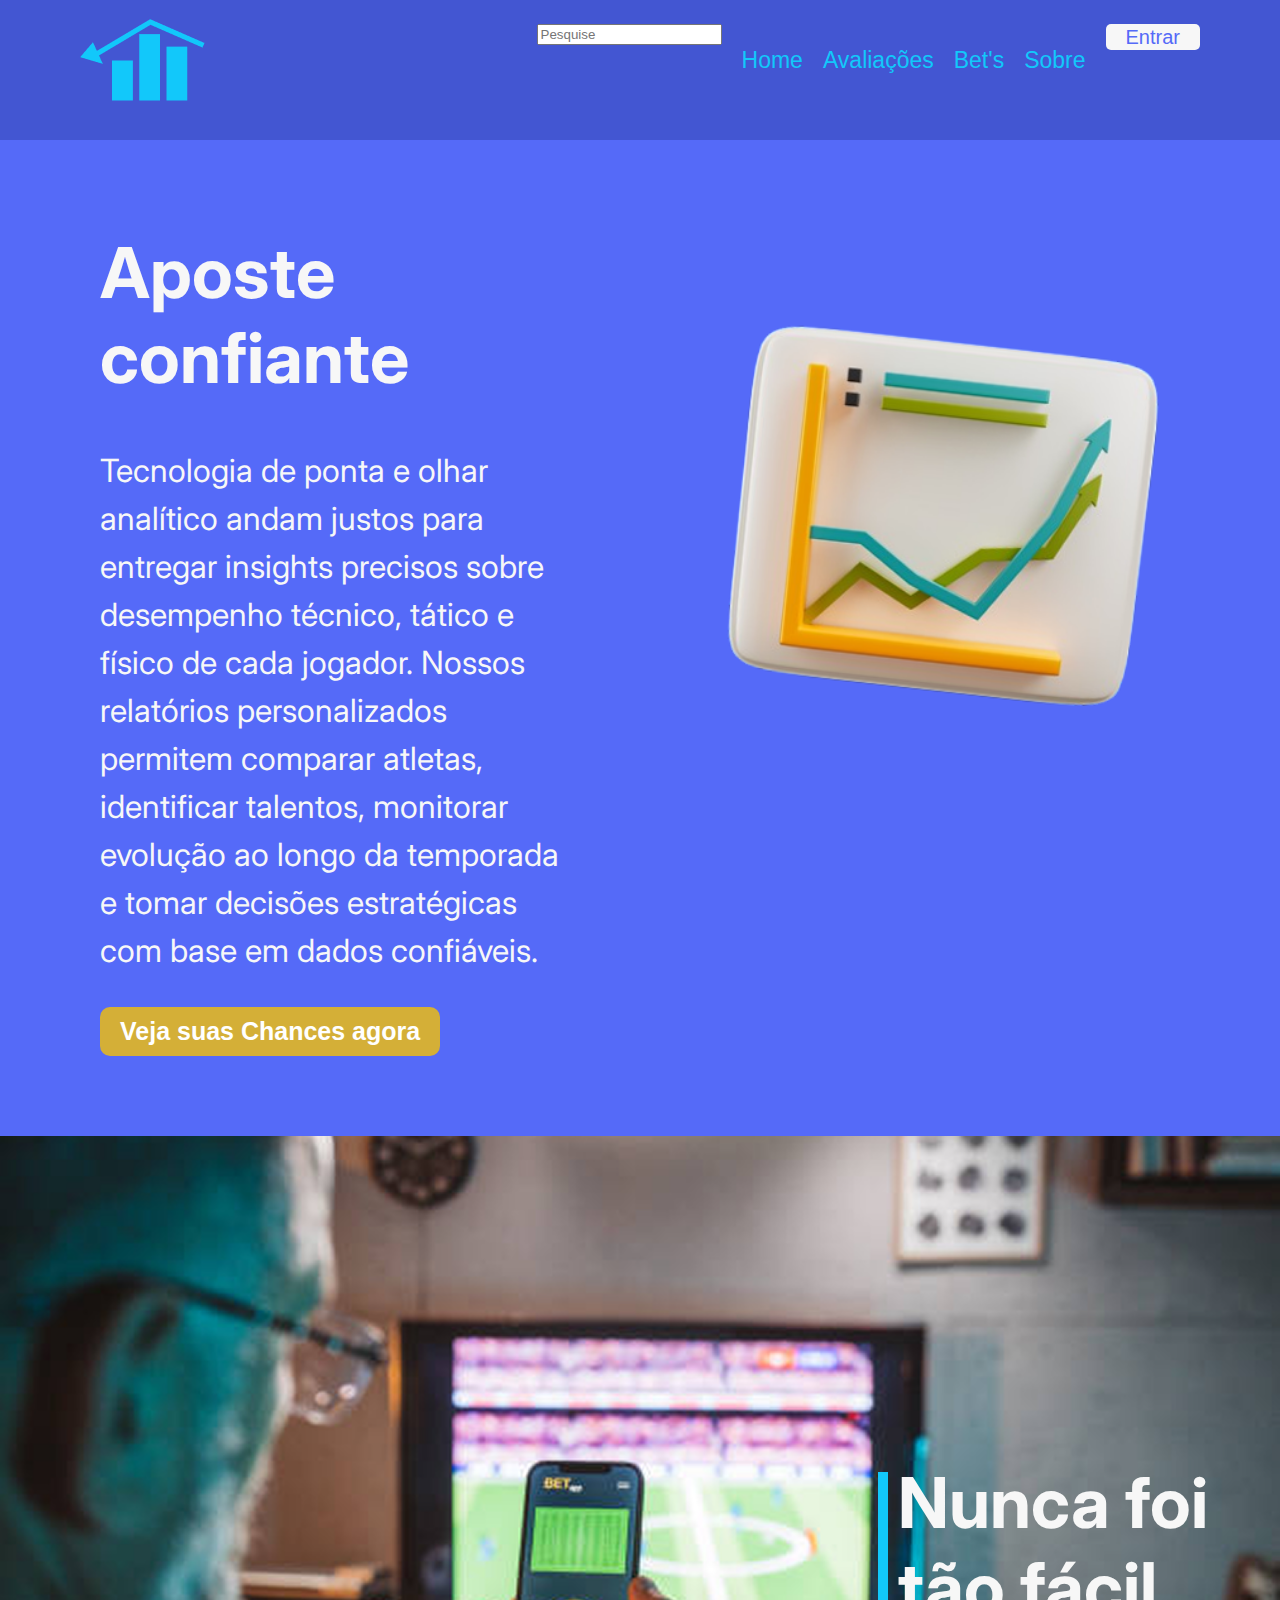
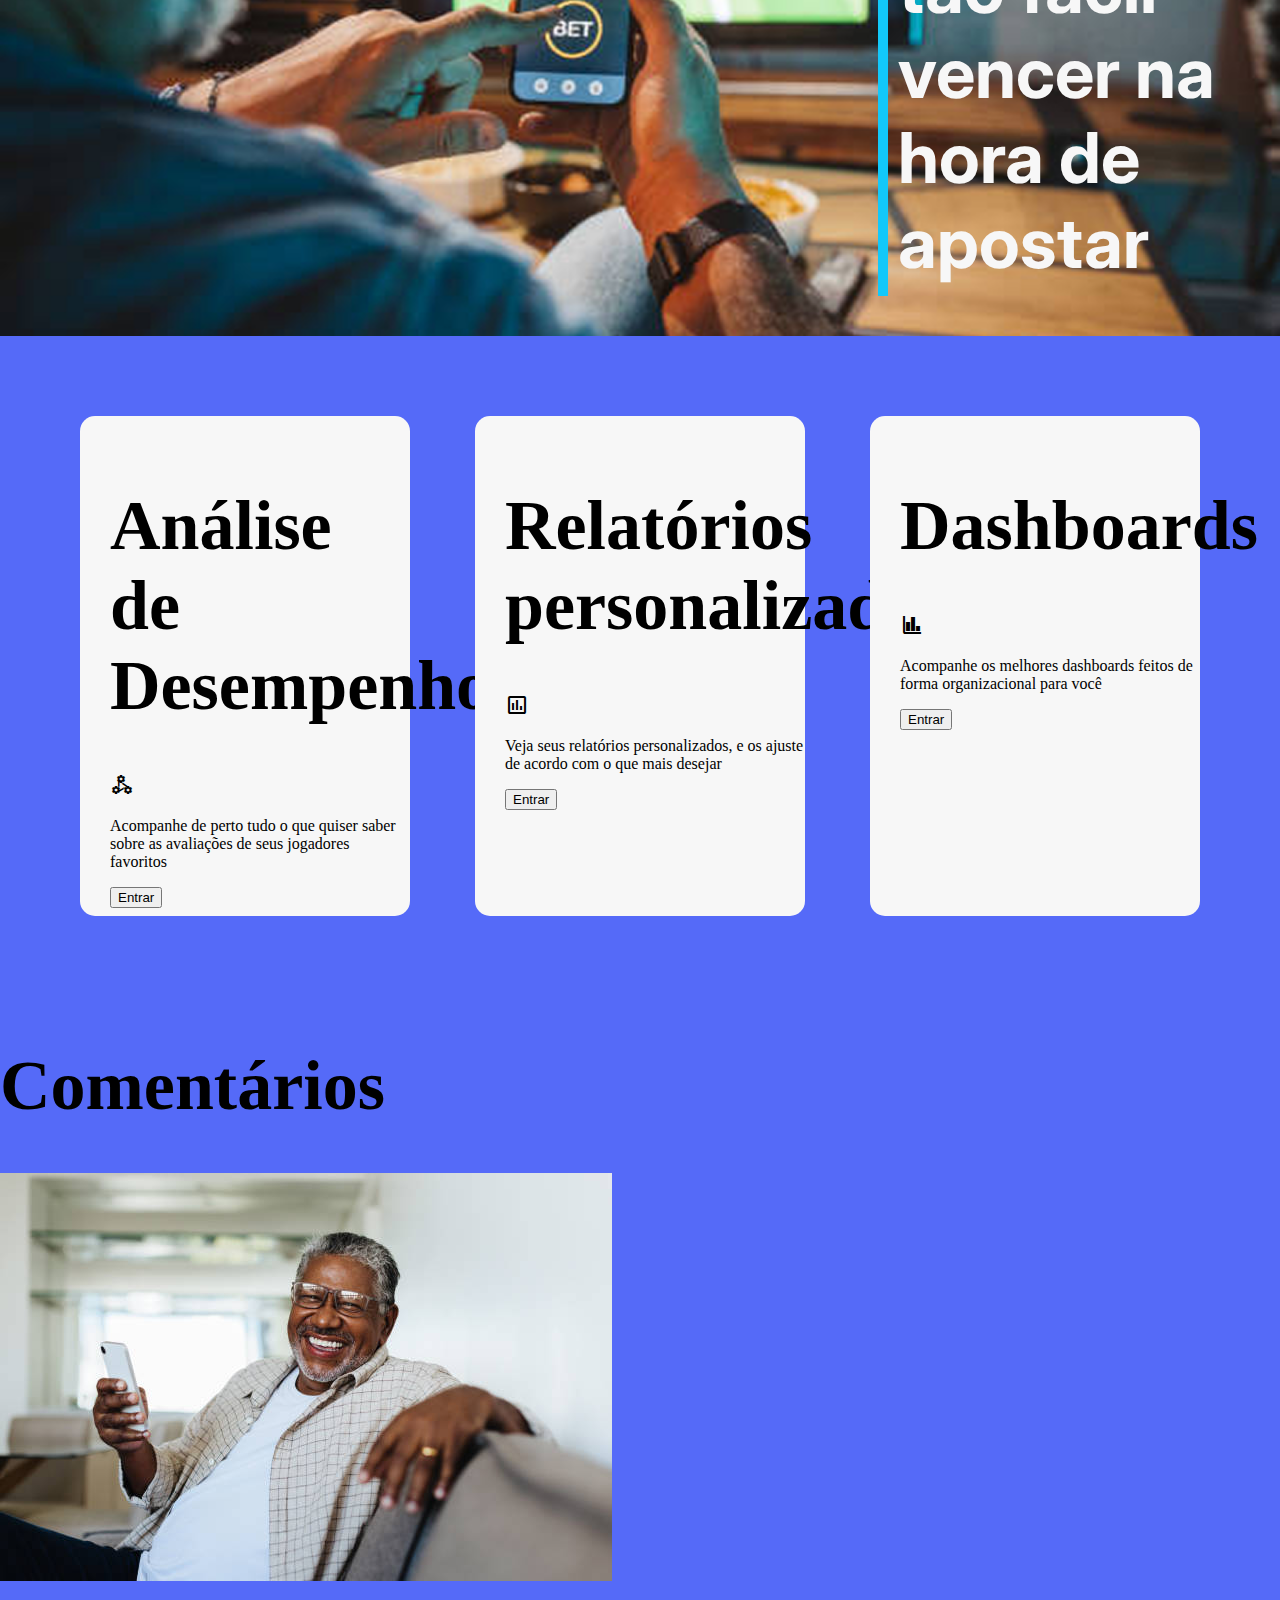
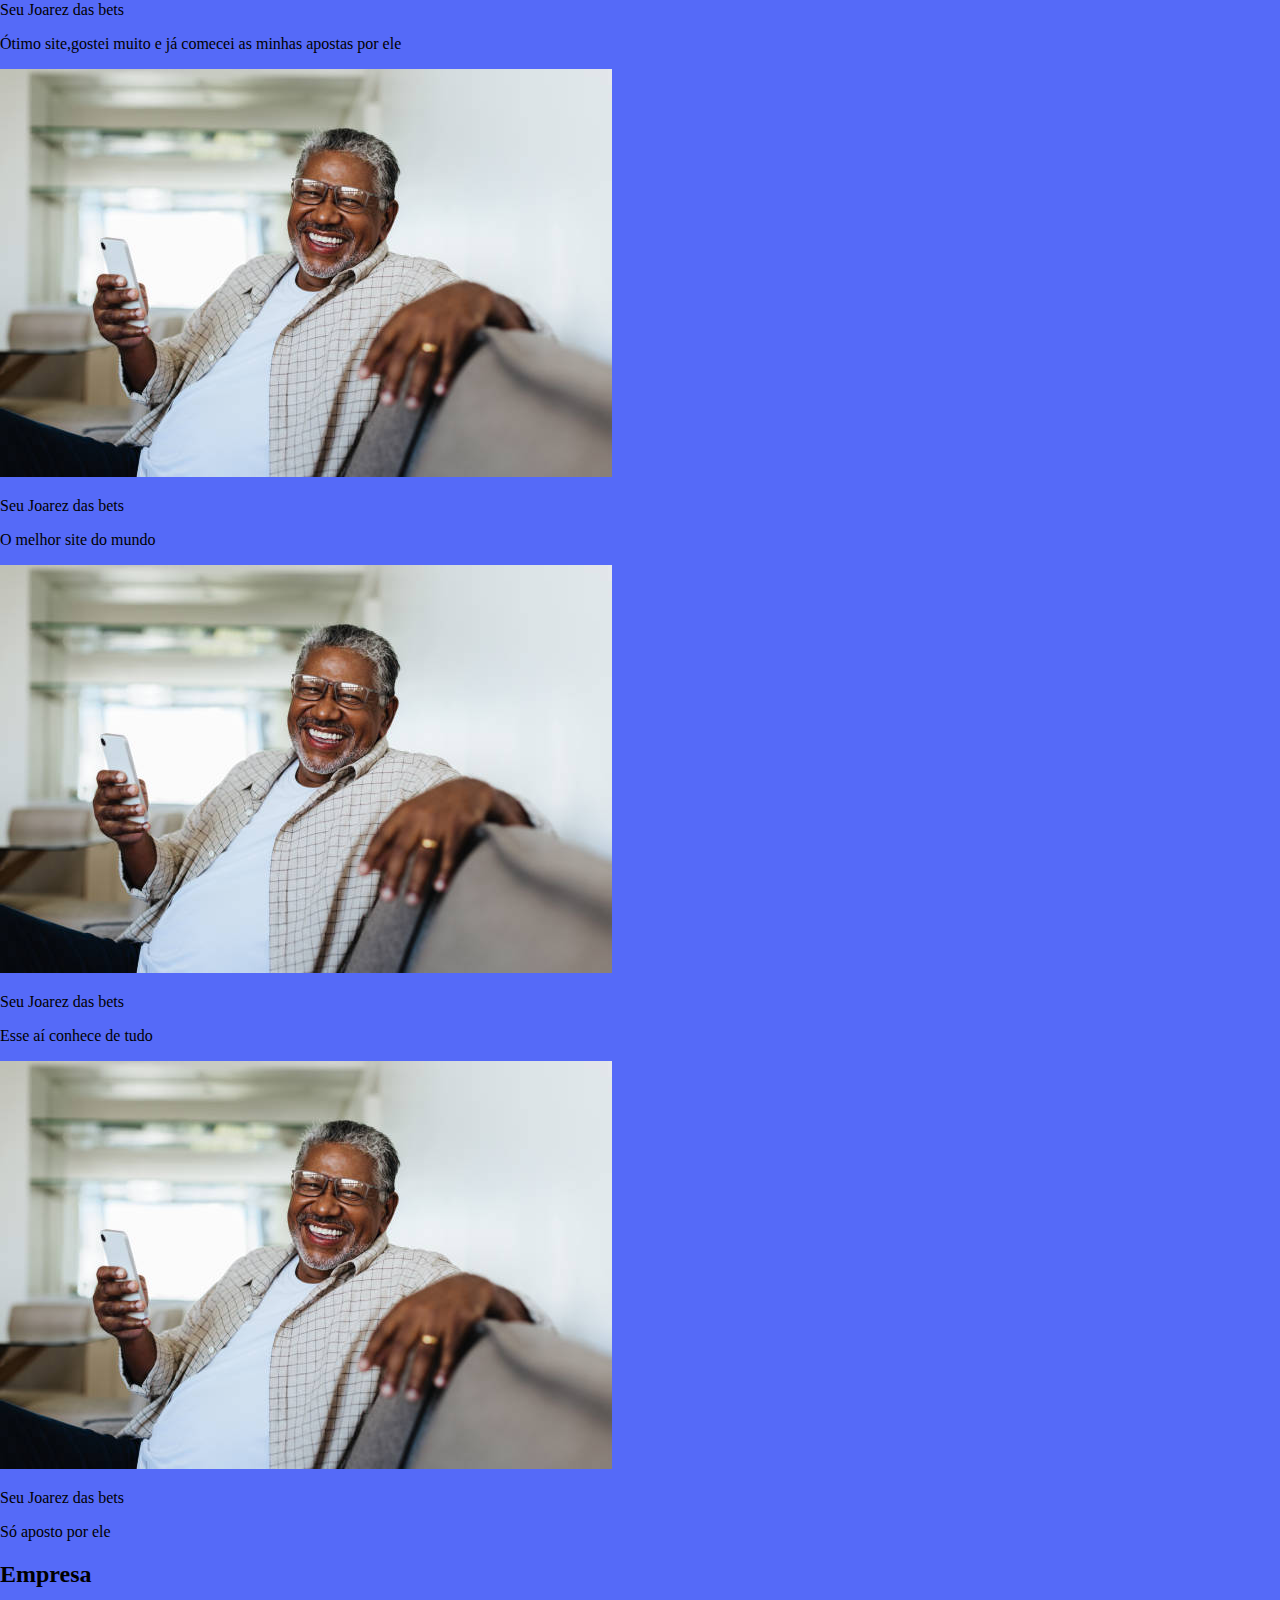
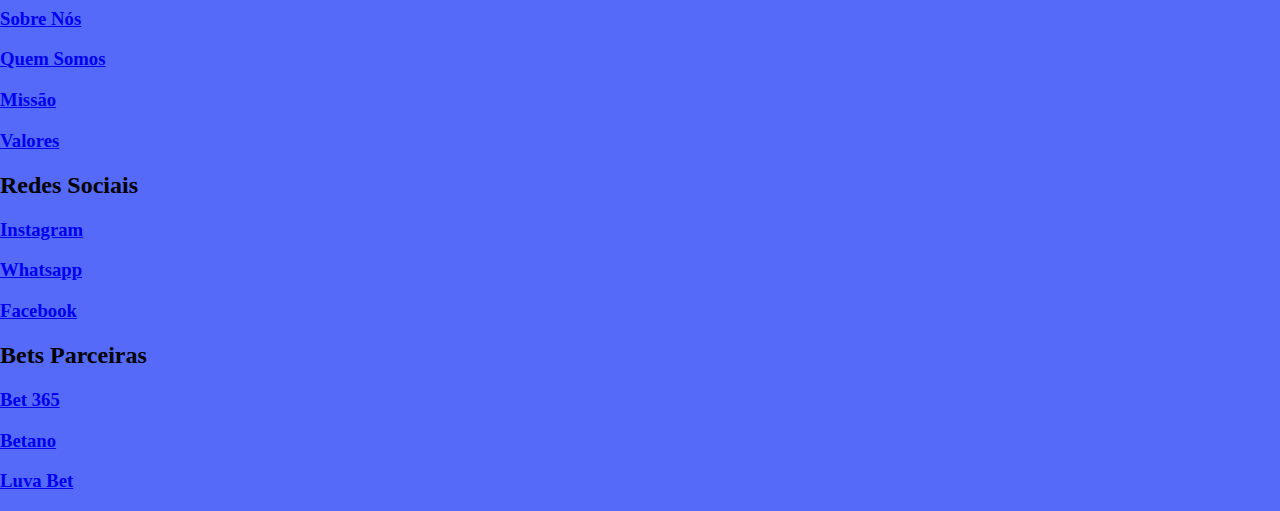
<file: projeto/html/index.html>
<!DOCTYPE html>
<html lang="pt-br">
<head>
    <meta charset="UTF-8">
    <meta name="viewport" content="width=device-width, initial-scale=1.0">
    <link rel="stylesheet" href="/projeto/css/index.css">
    <link rel="preconnect" href="https://fonts.googleapis.com">
<link rel="preconnect" href="https://fonts.gstatic.com" crossorigin>
<link href="https://fonts.googleapis.com/css2?family=Inter:ital,opsz,wght@0,14..32,100..900;1,14..32,100..900&display=swap" rel="stylesheet">
<link href="https://fonts.googleapis.com/css2?family=Material+Symbols+Outlined" rel="stylesheet" />

    <title>Home</title>
</head>
<body>
    <header>
                
        <img class="img1" src="/projeto/imagens/logo.png" alt="logo">
            
        <div class="nav">
            <div class="pesquisa">
            <div><input type="text" placeholder="Pesquise" class="input"></div>
            </div>
            <a class="nave" href="#"><p>Home</p></a>
            <a class="nave" href="entrar_cliente.html"><p>Avaliações</p></a>
            <a class="nave" href="entrar_cliente.html"><p>Bet's</p></a>
            <a class="nave" href="sobre.html"><p>Sobre</p></a>
    
            <a href="/projeto/html/entrar_cliente.html"><button class="entrar">Entrar</button></a>

        </div>       
    </header>

    <main>

    <section class="section1">
        <div class="aposta">
            <h1>
                Aposte confiante
            </h1>
            <p class="p1">
                Tecnologia de ponta e olhar analítico andam justos para entregar insights 
                precisos sobre desempenho técnico, tático e físico de cada jogador. Nossos
                 relatórios personalizados permitem comparar atletas, identificar talentos, 
                 monitorar evolução ao longo da temporada e tomar decisões estratégicas com 
                 base em dados confiáveis.
            </p>
            <a href="entrar_cliente.html"><button class="chance">Veja suas Chances agora</button></a>
            
        </div>
        <img class="grafico" src="/projeto/imagens/grafica.png" alt="grafico">
    </section>
    <section class="baner" id="aparecer">
        
        <div>
            <img class="linha" src="/projeto/imagens/line.png" alt="linha azul">
        </div>
        <div class="frase_da_imagem">           
       <h1 class="frase_imagem">Nunca foi<br> tão fácil <br> vencer na <br>hora de <br>apostar</h1>
       </div>
       
    </section>

    <section class="section_card">
        <div class="card">
            <h1 class="h1_analise">Análise de Desempenho </h1>
            <span class="material-symbols-outlined gicons_engrenagem" >component_exchange</span>
            <p class="p_card">Acompanhe de perto tudo o que quiser saber 
                sobre as avaliações de seus jogadores favoritos </p>
                <a href="/projeto/html/Cadastro_cliente.html"><button class="entrar_card">Entrar</button></a>

        </div>
        <div class="card">
            <h1 class="h1_analise">Relatórios personalizados</h1>
            <span class="material-symbols-outlined gicons_grafico">insert_chart</span>
            <p class="p_card">
                Veja seus relatórios personalizados, 
                e os ajuste de acordo com o que mais desejar 
            </p>
             <a href="/projeto/html/Cadastro_cliente.html"><button class="entrar_card">Entrar</button></a>
        </div>
        <div class="card">
            <h1 class="h1_analise">Dashboards</h1>
            <span class="material-symbols-outlined gicons_finance">finance</span>
            <p class="p_card">Acompanhe os melhores dashboards feitos de forma organizacional para você</p>
             <a href="/projeto/html/Cadastro_cliente.html"><button class="entrar_card">Entrar</button></a>
        </div>


    </section>

    <h1 class="comentarios">Comentários</h1>

    <section class="coment">
        
        <div class="quadrado_comentario">
            <div class="alinhamento">
            <img class="senhor_tirando_foto" src="/projeto/imagens/senhor_tirando_foto.jpg" alt="usuario_foto">
            <p>Seu Joarez das bets</p>
            </div>
            <p>Ótimo site,gostei muito e já comecei as minhas apostas por ele</p>  
        </div>
        <div class="quadrado_comentario">
            <div class="alinhamento">
            <img class="senhor_tirando_foto" src="/projeto/imagens/senhor_tirando_foto.jpg">
            <p>Seu Joarez das bets</p>
            </div>
            <p>O melhor site do mundo</p>
        </div>
        <div class="quadrado_comentario">
            <div class="alinhamento">
            <img class="senhor_tirando_foto" src="/projeto/imagens/senhor_tirando_foto.jpg">
            <p>Seu Joarez das bets</p>
            </div>
            <p>Esse aí conhece de tudo </p>
        </div>
        <div class="quadrado_comentario">
            <div class="alinhamento">
            <img class="senhor_tirando_foto" src="/projeto/imagens/senhor_tirando_foto.jpg">
            <p>Seu Joarez das bets</p>
            </div>
            <p>Só aposto por ele</p>
        </div>
    </section>
    </main>

    <footer>
        <div>
            <h2>Empresa</h2>
            <a href="sobre.html"><h3>Sobre Nós</h3></a>
            <a href="sobre.html"><h3>Quem Somos</h3></a>
            <a href="sobre.html"><h3>Missão</h3></a>
            <a href="sobre.html"><h3>Valores</h3></a>
        </div>

        <div>
            <h2>Redes Sociais</h2>
            <a href="https://www.instagram.com/"><h3>Instagram</h3></a>
            <a href="https://wa.me/message/X3QPJIJ27OZQD1"><h3>Whatsapp</h3></a>
            <a href="https://www.facebook.com/"><h3>Facebook</h3></a>
        </div>

        <div>
            <h2>Bets Parceiras</h2>
            <a href="https://www.bet365.bet.br/hub/pt-br/sports-betting-br?affiliate=365_03585091&gad_source=1&gad_campaignid=22048942074&gbraid=0AAAAADOVbuPjTcf7CgPid0mFKEh-XFCvi&gclid=CjwKCAjw-svEBhB6EiwAEzSdrsqZhKpqdKRxpiVcvPP_V6zPjY3iQZHQC3sGN4Holy5dGTVc-ZOgABoC8pcQAvD_BwE"><h3>Bet 365</h3></a>
            <a href="https://superbet.bet.br/lp/pt-br/seja-super?utm_source=google&utm_medium=ppc&utm_campaign=ppc-bet-acq-ext-comp_betano_gratis_newaccount-comp-all-sup&gad_source=1&gad_campaignid=21976229883&gbraid=0AAAAA-bk3h7MsmEoFAha8VlgELtZchwMo&gclid=CjwKCAjw-svEBhB6EiwAEzSdrkU6TBf5D0eyFOVuP8CG3lmZvMr10d8G-us3kkpkOV78YmbaOPT_9RoCu_gQAvD_BwE"><h3>Betano</h3></a>
            <a href="https://www.betano.bet.br/?gad_source=1&gad_campaignid=22577573917&gbraid=0AAAAA-b5N3osy5eBwW6QvjhvbiFlxnESG&gclid=CjwKCAjw-svEBhB6EiwAEzSdrgXBoiq78fG-j5ieIiA1Szah60IPhcv6_WMTmEQUo-p3NDNaKeWm7BoC34QQAvD_BwE"><h3></h3></a>
            <a href="https://luva.bet.br/casino?btag=CX-45271_515532&gad_source=1&gad_campaignid=22084261434&gbraid=0AAAAAq8tVS9NOSfo7eIXycENGNUh8GXGr&gclid=Cj0KCQjwndHEBhDVARIsAGh0g3C-q_CMbti8Tr1qwUlMxpoNEiMkUNFOAKqv1kHlkpi0AFAmmbgEL2kaApvKEALw_wcB"><h3>Luva Bet</h3></a>
        </div>

    </footer>
</body>
</html>
</file>
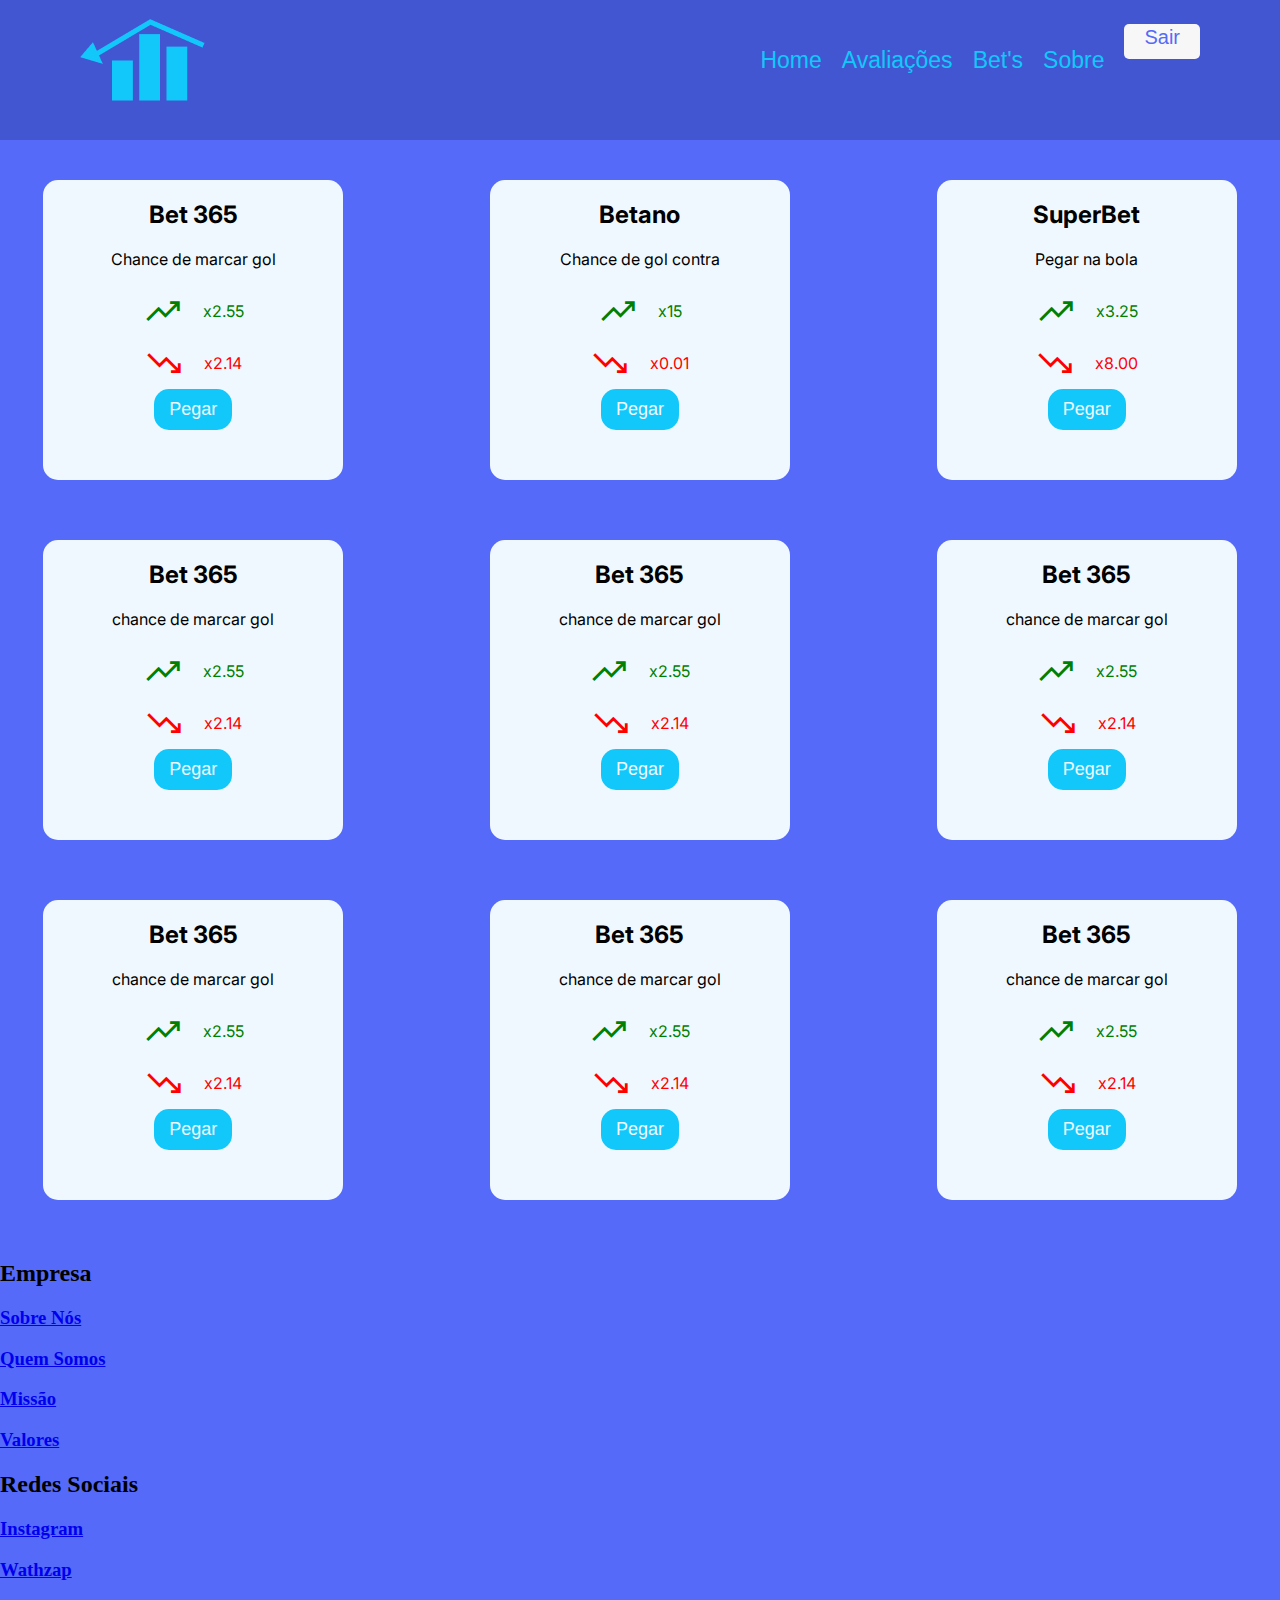
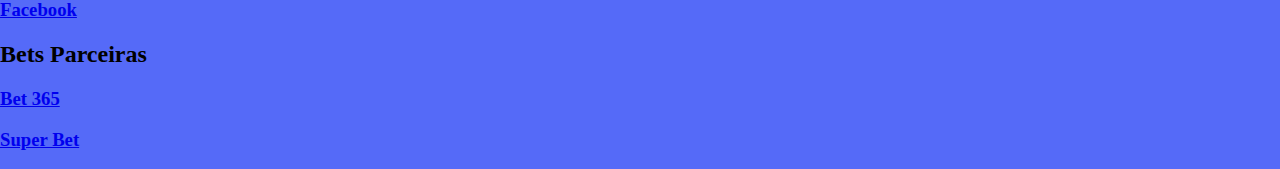
<file: projeto/html/Apostas.html>
<!DOCTYPE html>
<html lang="pt-BR">
<head>
    <meta charset="UTF-8">
    <meta name="viewport" content="width=device-width, initial-scale=1.0">
    <link rel="stylesheet" href="/projeto/css/index.css">
    <link rel="stylesheet" href="/projeto/css/Apostas.css">
    <link rel="preconnect" href="https://fonts.googleapis.com">
<link rel="preconnect" href="https://fonts.gstatic.com" crossorigin>
<link href="https://fonts.googleapis.com/css2?family=Inter:ital,opsz,wght@0,14..32,100..900;1,14..32,100..900&display=swap" rel="stylesheet">
<link href="https://fonts.googleapis.com/css2?family=Material+Symbols+Outlined" rel="stylesheet" />

    <title>Home</title>
</head>
<body>
    <header>
                
        <img class="img1" src="/projeto/imagens/logo.png">
            
        <div class="nav">
            
            <a class="nave" href="index.html"><p>Home</p></a>
            <a class="nave" href="Pagina_principal.html"><p>Avaliações</p></a>
            <a class="nave" href="#"><p>Bet's</p></a>
            <a class="nave" href="sobre.html"><p>Sobre</p></a>
    
            <a href="/projeto/html/index.html"><button class="entrar">Sair</button></a>

        </div>       
    </header>
    <main>
        <section class="grid_para_cards">
            <div class="card2">
                <h2 class="h2">Bet 365</h2>
                <p class="p">Chance de marcar gol</p>
                <div class="divisao"> 
                <span class="material-symbols-outlined verde">trending_up</span>
                <p class="verde">x2.55</p>
                </div>
                <div class="divisao"> 
                <span class="material-symbols-outlined vermelho">trending_down</span>
                <p class="vermelho">x2.14</p>
                </div>
                <a href="https://www.bet365.bet.br/?_h=wZOAtsL5G-8CfEfxDJxbEg%3D%3D&btsffd=1#/HO/"><button class="pegar">Pegar</button></a>
            </div>
            <div class="card2">
                <h2 class="h2">Betano</h2>
                <p class="p">Chance de gol contra</p>
                <div class="divisao"> 
                <span class="material-symbols-outlined verde">trending_up</span>
                <p class="verde">x15</p>
                </div>
                <div class="divisao"> 
                <span class="material-symbols-outlined vermelho">trending_down</span>
                <p class="vermelho">x0.01</p>
                </div>
                <a href="https://www.betano.bet.br/?gad_source=1&gad_campaignid=22577573917&gbraid=0AAAAA-b5N3osy5eBwW6QvjhvbiFlxnESG&gclid=CjwKCAjw-svEBhB6EiwAEzSdrgXBoiq78fG-j5ieIiA1Szah60IPhcv6_WMTmEQUo-p3NDNaKeWm7BoC34QQAvD_BwE"><button class="pegar">Pegar</button></a>
            </div>
            <div class="card2">
                <h2 class="h2">SuperBet</h2>
                <p class="p">Pegar na bola</p>
                <div class="divisao"> 
                <span class="material-symbols-outlined verde">trending_up</span>
                <p class="verde">x3.25</p>
                </div>
                <div class="divisao"> 
                <span class="material-symbols-outlined vermelho">trending_down</span>
                <p class="vermelho">x8.00</p>
                </div>
                <a href="https://superbet.bet.br/lp/pt-br/seja-super?utm_source=google&utm_medium=ppc&utm_campaign=ppc-bet-acq-ext-comp_betano_gratis_newaccount-comp-all-sup&gad_source=1&gad_campaignid=21976229883&gbraid=0AAAAA-bk3h7MsmEoFAha8VlgELtZchwMo&gclid=CjwKCAjw-svEBhB6EiwAEzSdrkU6TBf5D0eyFOVuP8CG3lmZvMr10d8G-us3kkpkOV78YmbaOPT_9RoCu_gQAvD_BwE"><button class="pegar">Pegar</button></a>
            </div>
            <div class="card2">
                <h2 class="h2">Bet 365</h2>
                <p class="p">chance de marcar gol</p>
                <div class="divisao"> 
                <span class="material-symbols-outlined verde">trending_up</span>
                <p class="verde">x2.55</p>
                </div>
                <div class="divisao"> 
                <span class="material-symbols-outlined vermelho">trending_down</span>
                <p class="vermelho">x2.14</p>
                </div>
                <button class="pegar">Pegar</button>
            </div>
            <div class="card2">
                <h2 class="h2">Bet 365</h2>
                <p class="p">chance de marcar gol</p>
                <div class="divisao"> 
                <span class="material-symbols-outlined verde">trending_up</span>
                <p class="verde">x2.55</p>
                </div>
                <div class="divisao"> 
                <span class="material-symbols-outlined vermelho">trending_down</span>
                <p class="vermelho">x2.14</p>
                </div>
                <button class="pegar">Pegar</button>
            </div>
            <div class="card2">
                <h2 class="h2">Bet 365</h2>
                <p class="p">chance de marcar gol</p>
                <div class="divisao"> 
                <span class="material-symbols-outlined verde">trending_up</span>
                <p class="verde">x2.55</p>
                </div>
                <div class="divisao"> 
                <span class="material-symbols-outlined vermelho">trending_down</span>
                <p class="vermelho">x2.14</p>
                </div>
                <button class="pegar">Pegar</button>
            </div>
            <div class="card2">
                <h2 class="h2">Bet 365</h2>
                <p class="p">chance de marcar gol</p>
                <div class="divisao"> 
                <span class="material-symbols-outlined verde">trending_up</span>
                <p class="verde">x2.55</p>
                </div>
                <div class="divisao"> 
                <span class="material-symbols-outlined vermelho">trending_down</span>
                <p class="vermelho">x2.14</p>
                </div>
                <button class="pegar">Pegar</button>
            </div>
            <div class="card2">
                <h2 class="h2">Bet 365</h2>
                <p class="p">chance de marcar gol</p>
                <div class="divisao"> 
                <span class="material-symbols-outlined verde">trending_up</span>
                <p class="verde">x2.55</p>
                </div>
                <div class="divisao"> 
                <span class="material-symbols-outlined vermelho">trending_down</span>
                <p class="vermelho">x2.14</p>
                </div>
                <button class="pegar">Pegar</button>
            </div>
            <div class="card2">
                <h2 class="h2">Bet 365</h2>
                <p class="p">chance de marcar gol</p>
                <div class="divisao"> 
                <span class="material-symbols-outlined verde">trending_up</span>
                <p class="verde">x2.55</p>
                </div>
                <div class="divisao"> 
                <span class="material-symbols-outlined vermelho">trending_down</span>
                <p class="vermelho">x2.14</p>
                </div>
                <button class="pegar">Pegar</button>
            </div>

            
           
        </section>
    </main>

    <footer>
        <div>
            <h2>Empresa</h2>
            <a href="#"><h3>Sobre Nós</h3></a>
            <a href="#"><h3>Quem Somos</h3></a>
            <a href="#"><h3>Missão</h3></a>
            <a href="#"><h3>Valores</h3></a>
        </div>

        <div>
            <h2>Redes Sociais</h2>
            <a href="#"><h3>Instagram</h3></a>
            <a href="#"><h3>Wathzap</h3></a>
            <a href="#"><h3>Facebook</h3></a>
        </div>

        <div>
            <h2>Bets Parceiras</h2>
            <a href="https://www.bet365.bet.br/hub/pt-br/sports-betting-br?affiliate=365_03585091&gad_source=1&gad_campaignid=22048942074&gbraid=0AAAAADOVbuPjTcf7CgPid0mFKEh-XFCvi&gclid=CjwKCAjw-svEBhB6EiwAEzSdrsqZhKpqdKRxpiVcvPP_V6zPjY3iQZHQC3sGN4Holy5dGTVc-ZOgABoC8pcQAvD_BwE"><h3>Bet 365</h3></a>
            <a href="https://superbet.bet.br/lp/pt-br/seja-super?utm_source=google&utm_medium=ppc&utm_campaign=ppc-bet-acq-ext-comp_betano_gratis_newaccount-comp-all-sup&gad_source=1&gad_campaignid=21976229883&gbraid=0AAAAA-bk3h7MsmEoFAha8VlgELtZchwMo&gclid=CjwKCAjw-svEBhB6EiwAEzSdrkU6TBf5D0eyFOVuP8CG3lmZvMr10d8G-us3kkpkOV78YmbaOPT_9RoCu_gQAvD_BwE"><h3>Super Bet</h3></a>
            <a href="#"><h3></h3></a>
            <a href="#"><h3></h3></a>
        </div>

    </footer>
    
</body>
</html>
</file>
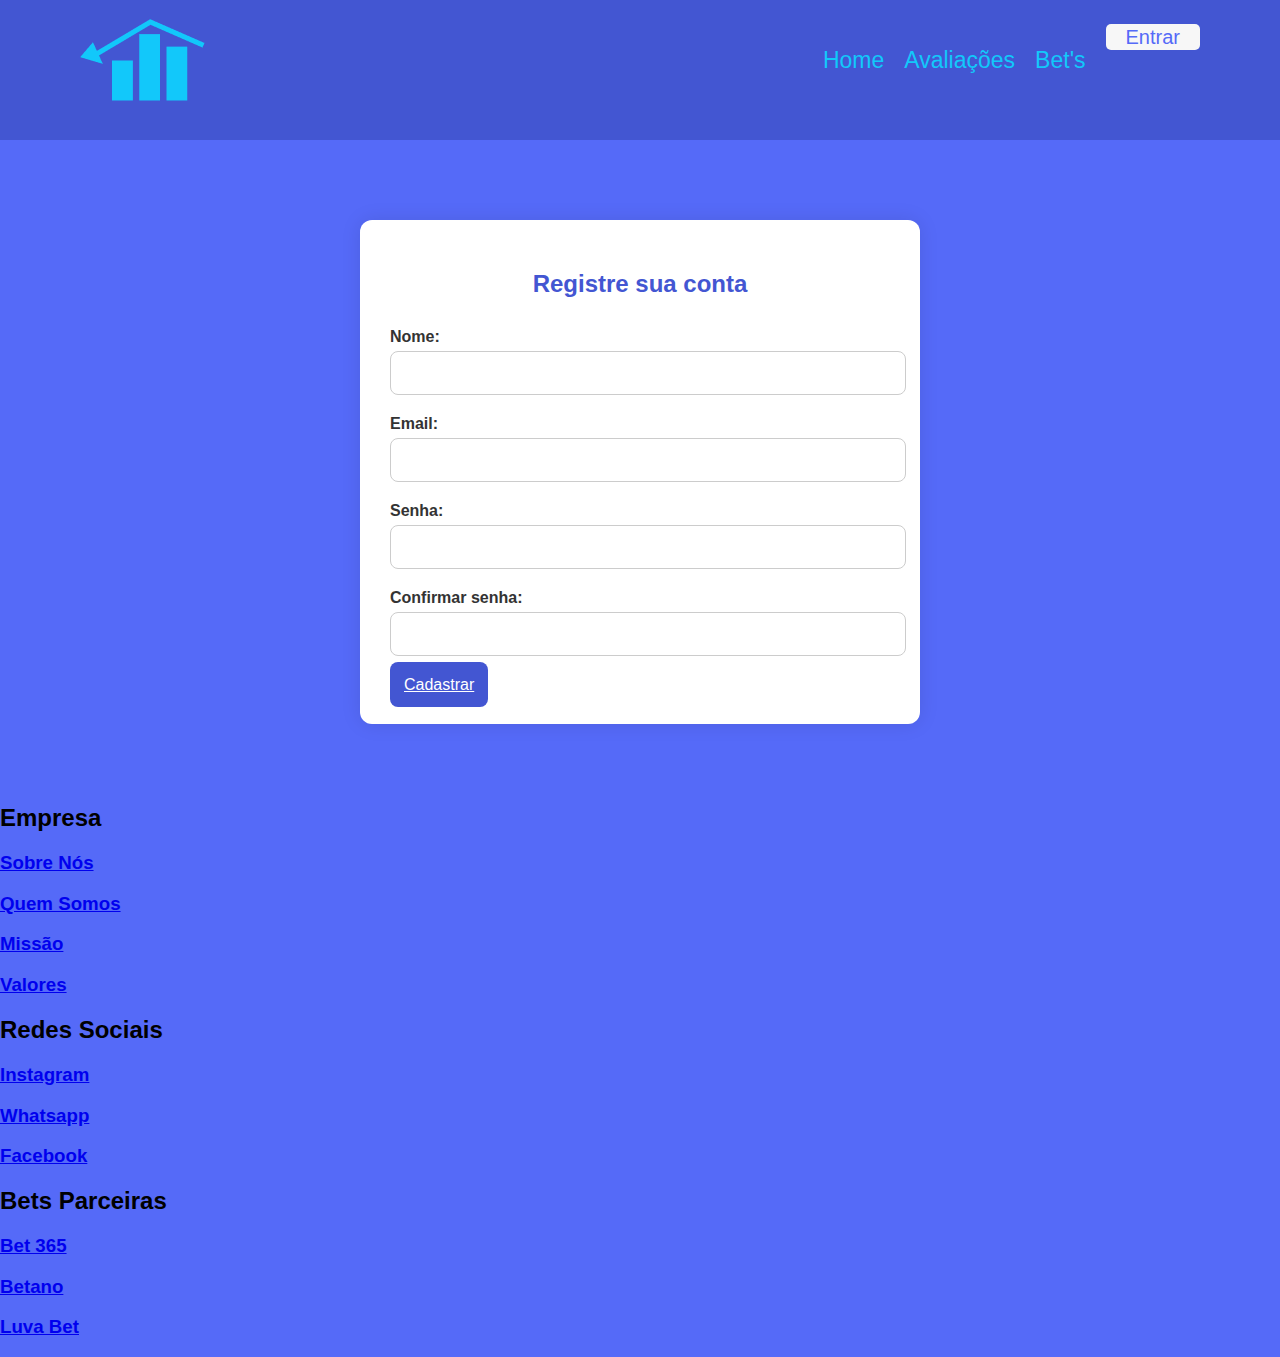
<file: projeto/html/Cadastro_cliente.html>
<!DOCTYPE html>
<html lang="pt-BR">
<head>
    <meta charset="UTF-8">
    <meta name="viewport" content="width=device-width, initial-scale=1.0">
    <link rel="stylesheet" href="/projeto/css/entrar_cliente.css">
    <link rel="stylesheet" href="/projeto/css/index.css">
    <link rel="preconnect" href="https://fonts.googleapis.com">
<link rel="preconnect" href="https://fonts.gstatic.com" crossorigin>
<link href="https://fonts.googleapis.com/css2?family=Inter:ital,opsz,wght@0,14..32,100..900;1,14..32,100..900&display=swap" rel="stylesheet">
<link href="https://fonts.googleapis.com/css2?family=Material+Symbols+Outlined" rel="stylesheet" />
    <title>Cadastro</title>
</head>
<body>
    <header>
        <img class="img1" src="/projeto/imagens/logo.png">
            
        <div class="nav">
            
            <a class="nave" href="#"><p>Home</p></a>
            <a class="nave" href="#"><p>Avaliações</p></a>
            <a class="nave" href="#"><p>Bet's</p></a>
    
            <a href="/projeto/html/entrar_cliente.html"><button class="entrar">Entrar</button></a>

        </div>  
    </header>
    <main>
        <div class="container">
    <h2 class="h2">Registre sua conta</h2>
    <form action="#" method="post">
      <label for="nome">Nome:</label>
      <input type="text" >
        <label for="email">Email:</label>
      <input type="email" id="nome" name="nome" >


      <label for="email">Senha:</label>
      <input type="password" id="email" name="email" >
      <label for="email">Confirmar senha:</label>
      <input type="password" id="email" name="email" >
        <div class="alinhar_nome">
            <div>
      <a href="entrar_cliente.html" class="button" >Cadastrar</a>
      </div>
      </div>
    </form>
  </div>
    </main>

    <footer>
        <div>
            <h2>Empresa</h2>
            <a href="sobre.html"><h3>Sobre Nós</h3></a>
            <a href="sobre.html"><h3>Quem Somos</h3></a>
            <a href="sobre.html"><h3>Missão</h3></a>
            <a href="sobre.html"><h3>Valores</h3></a>
        </div>

        <div>
            <h2>Redes Sociais</h2>
            <a href="https://www.instagram.com/"><h3>Instagram</h3></a>
            <a href="https://wa.me/message/X3QPJIJ27OZQD1"><h3>Whatsapp</h3></a>
            <a href="https://www.facebook.com/"><h3>Facebook</h3></a>
        </div>

        <div>
            <h2>Bets Parceiras</h2>
            <a href="https://www.bet365.bet.br/hub/pt-br/sports-betting-br?affiliate=365_03585091&gad_source=1&gad_campaignid=22048942074&gbraid=0AAAAADOVbuPjTcf7CgPid0mFKEh-XFCvi&gclid=CjwKCAjw-svEBhB6EiwAEzSdrsqZhKpqdKRxpiVcvPP_V6zPjY3iQZHQC3sGN4Holy5dGTVc-ZOgABoC8pcQAvD_BwE"><h3>Bet 365</h3></a>
            <a href="https://superbet.bet.br/lp/pt-br/seja-super?utm_source=google&utm_medium=ppc&utm_campaign=ppc-bet-acq-ext-comp_betano_gratis_newaccount-comp-all-sup&gad_source=1&gad_campaignid=21976229883&gbraid=0AAAAA-bk3h7MsmEoFAha8VlgELtZchwMo&gclid=CjwKCAjw-svEBhB6EiwAEzSdrkU6TBf5D0eyFOVuP8CG3lmZvMr10d8G-us3kkpkOV78YmbaOPT_9RoCu_gQAvD_BwE"><h3>Betano</h3></a>
            <a href="https://www.betano.bet.br/?gad_source=1&gad_campaignid=22577573917&gbraid=0AAAAA-b5N3osy5eBwW6QvjhvbiFlxnESG&gclid=CjwKCAjw-svEBhB6EiwAEzSdrgXBoiq78fG-j5ieIiA1Szah60IPhcv6_WMTmEQUo-p3NDNaKeWm7BoC34QQAvD_BwE"><h3></h3></a>
            <a href="https://luva.bet.br/casino?btag=CX-45271_515532&gad_source=1&gad_campaignid=22084261434&gbraid=0AAAAAq8tVS9NOSfo7eIXycENGNUh8GXGr&gclid=Cj0KCQjwndHEBhDVARIsAGh0g3C-q_CMbti8Tr1qwUlMxpoNEiMkUNFOAKqv1kHlkpi0AFAmmbgEL2kaApvKEALw_wcB"><h3>Luva Bet</h3></a>
        </div>

    </footer>
</body>
</html>
</file>
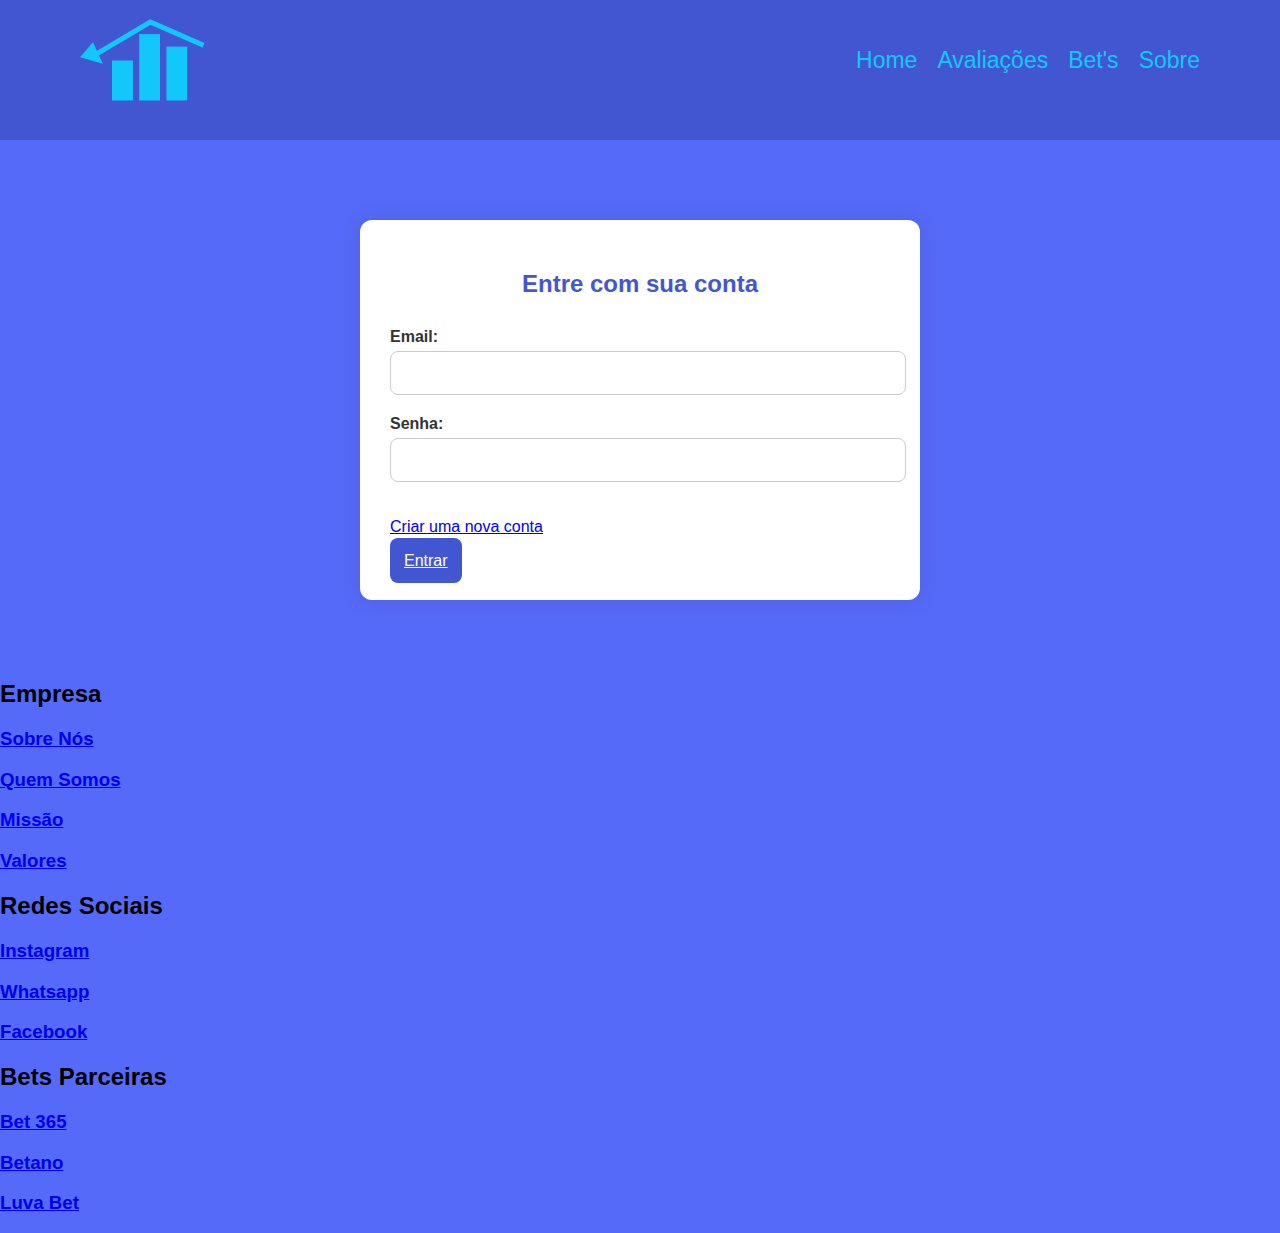
<file: projeto/html/entrar_cliente.html>
<!DOCTYPE html>
<html lang="pt-BR">
<head>
    <meta charset="UTF-8">
    <meta name="viewport" content="width=device-width, initial-scale=1.0">
    <link rel="stylesheet" href="/projeto/css/entrar_cliente.css">
    <link rel="stylesheet" href="/projeto/css/index.css">
    <link rel="preconnect" href="https://fonts.googleapis.com">
<link rel="preconnect" href="https://fonts.gstatic.com" crossorigin>
<link href="https://fonts.googleapis.com/css2?family=Inter:ital,opsz,wght@0,14..32,100..900;1,14..32,100..900&display=swap" rel="stylesheet">
<link href="https://fonts.googleapis.com/css2?family=Material+Symbols+Outlined" rel="stylesheet" />
    <title>Entrar</title>
</head>
<body>
    <header>
        <img class="img1" src="/projeto/imagens/logo.png">
            
        <div class="nav">
            
            <a class="nave" href="index.html"><p>Home</p></a>
            <a class="nave" href="#"><p>Avaliações</p></a>
            <a class="nave" href="#"><p>Bet's</p></a>
            <a class="nave" href="sobre.html"><p>Sobre</p></a>
    
           

        </div>  
    </header>
    <main>
        <div class="container">
    <h2 class="h2">Entre com sua conta</h2>
    <form action="#" method="post">
      <label for="email">Email:</label>
      <input type="email" id="nome" name="nome" required>

      <label for="email">Senha:</label>
      <input type="password" id="email" name="email" required>
      <div class="centro">
        <a href="Cadastro_cliente.html"><p>Criar uma nova conta</p></a>
      <a href="Pagina_principal.html" class="button">Entrar</a>
      </div>
    </form>
  </div>
    </main>

    <footer>
        <div>
            <h2>Empresa</h2>
            <a href="sobre.html"><h3>Sobre Nós</h3></a>
            <a href="sobre.html"><h3>Quem Somos</h3></a>
            <a href="sobre.html"><h3>Missão</h3></a>
            <a href="sobre.html"><h3>Valores</h3></a>
        </div>

        <div>
            <h2>Redes Sociais</h2>
            <a href="https://www.instagram.com/"><h3>Instagram</h3></a>
            <a href="https://wa.me/message/X3QPJIJ27OZQD1"><h3>Whatsapp</h3></a>
            <a href="https://www.facebook.com/"><h3>Facebook</h3></a>
        </div>

        <div>
            <h2>Bets Parceiras</h2>
            <a href="https://www.bet365.bet.br/hub/pt-br/sports-betting-br?affiliate=365_03585091&gad_source=1&gad_campaignid=22048942074&gbraid=0AAAAADOVbuPjTcf7CgPid0mFKEh-XFCvi&gclid=CjwKCAjw-svEBhB6EiwAEzSdrsqZhKpqdKRxpiVcvPP_V6zPjY3iQZHQC3sGN4Holy5dGTVc-ZOgABoC8pcQAvD_BwE"><h3>Bet 365</h3></a>
            <a href="https://superbet.bet.br/lp/pt-br/seja-super?utm_source=google&utm_medium=ppc&utm_campaign=ppc-bet-acq-ext-comp_betano_gratis_newaccount-comp-all-sup&gad_source=1&gad_campaignid=21976229883&gbraid=0AAAAA-bk3h7MsmEoFAha8VlgELtZchwMo&gclid=CjwKCAjw-svEBhB6EiwAEzSdrkU6TBf5D0eyFOVuP8CG3lmZvMr10d8G-us3kkpkOV78YmbaOPT_9RoCu_gQAvD_BwE"><h3>Betano</h3></a>
            <a href="https://www.betano.bet.br/?gad_source=1&gad_campaignid=22577573917&gbraid=0AAAAA-b5N3osy5eBwW6QvjhvbiFlxnESG&gclid=CjwKCAjw-svEBhB6EiwAEzSdrgXBoiq78fG-j5ieIiA1Szah60IPhcv6_WMTmEQUo-p3NDNaKeWm7BoC34QQAvD_BwE"><h3></h3></a>
            <a href="https://luva.bet.br/casino?btag=CX-45271_515532&gad_source=1&gad_campaignid=22084261434&gbraid=0AAAAAq8tVS9NOSfo7eIXycENGNUh8GXGr&gclid=Cj0KCQjwndHEBhDVARIsAGh0g3C-q_CMbti8Tr1qwUlMxpoNEiMkUNFOAKqv1kHlkpi0AFAmmbgEL2kaApvKEALw_wcB"><h3>Luva Bet</h3></a>
        </div>

    </footer>
</body>
</html>
</file>
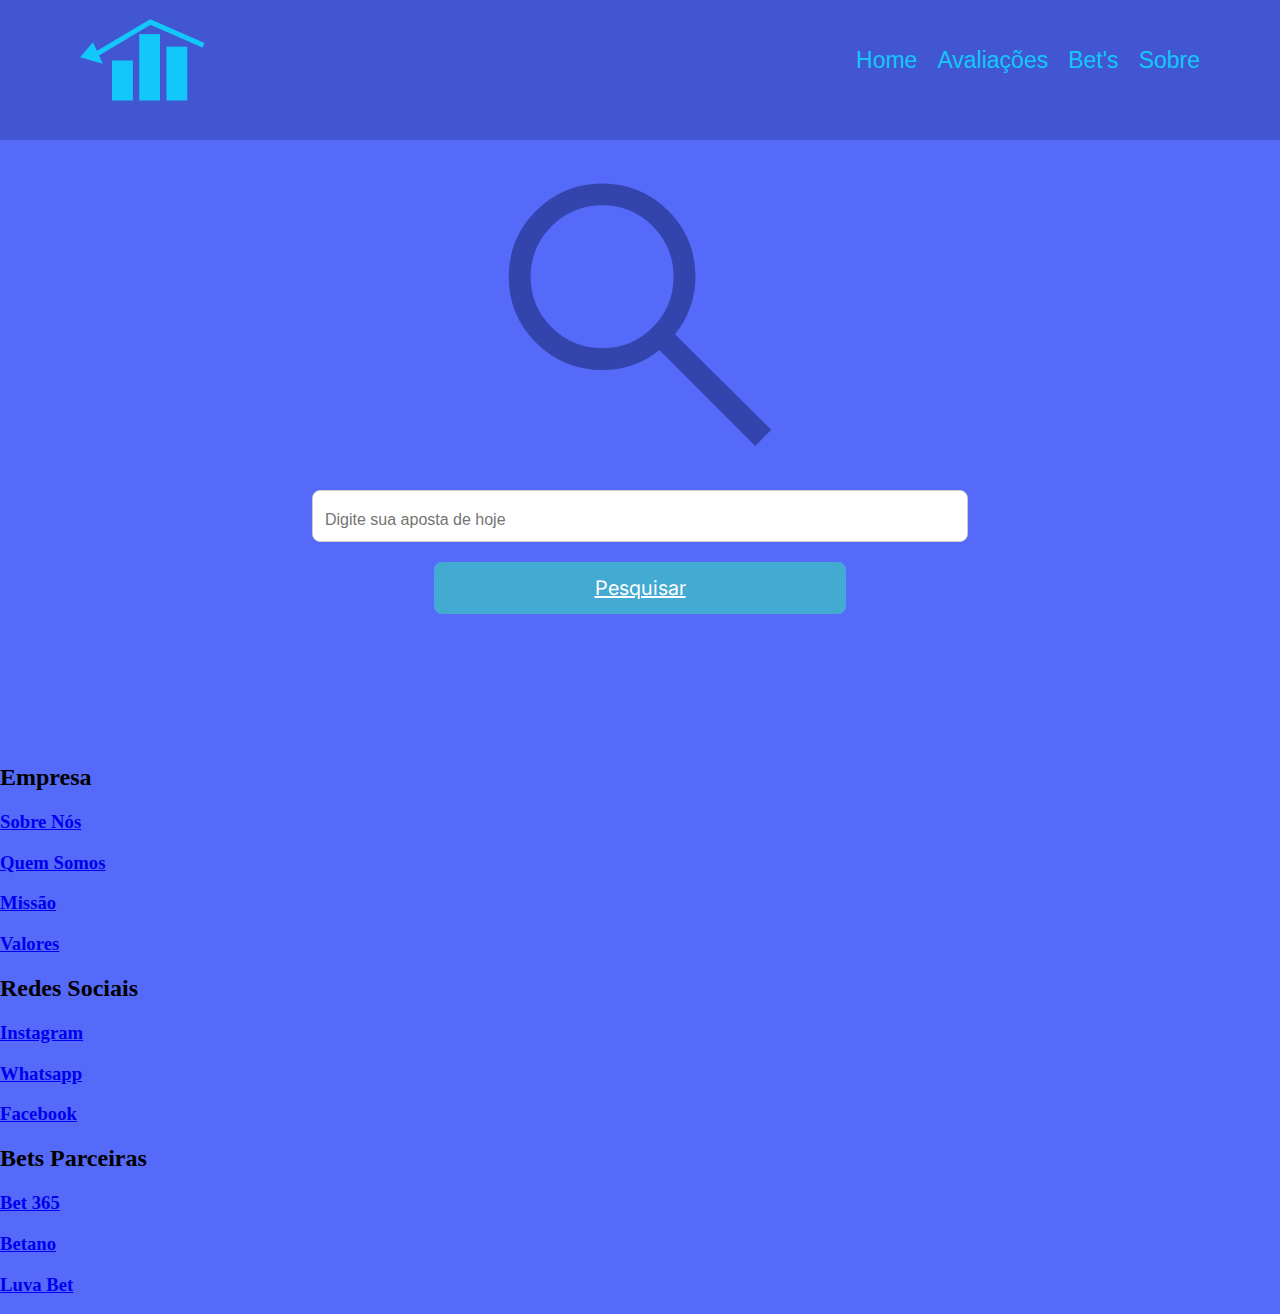
<file: projeto/html/Pagina_principal.html>
<!DOCTYPE html>
<html lang="pt-BR">
<head>
      <meta charset="UTF-8">
    <meta name="viewport" content="width=device-width, initial-scale=1.0">
    <link rel="stylesheet" href="/projeto/css/Pagina_principal.css">
    <link rel="stylesheet" href="/projeto/css/index.css">
    <link rel="preconnect" href="https://fonts.googleapis.com">
<link rel="preconnect" href="https://fonts.gstatic.com" crossorigin>
<link href="https://fonts.googleapis.com/css2?family=Inter:ital,opsz,wght@0,14..32,100..900;1,14..32,100..900&display=swap" rel="stylesheet">
<link href="https://fonts.googleapis.com/css2?family=Material+Symbols+Outlined" rel="stylesheet" />

    <title>Pesquisa</title>
</head>
<body>
    <header>
                
        <img class="img1" src="/projeto/imagens/logo.png">
            
        <div class="nav">
            
            <a class="nave" href="index.html"><p>Home</p></a>
            <a class="nave" href="#"><p>Avaliações</p></a>
            <a class="nave" href="Apostas.html"><p>Bet's</p></a>
            <a class="nave" href="sobre.html"><p>Sobre</p></a>
    

        </div>       
    </header>
    <main>
        <section class="pesquisa">
        <span class="material-symbols-outlined lupa">search</span>
        <input type="text" placeholder="Digite sua aposta de hoje">
        <a href="vini.html" class="button">Pesquisar </a>
        </section>  

    </main>
    <footer>
        <div>
            <h2>Empresa</h2>
            <a href="sobre.html"><h3>Sobre Nós</h3></a>
            <a href="sobre.html"><h3>Quem Somos</h3></a>
            <a href="sobre.html"><h3>Missão</h3></a>
            <a href="sobre.html"><h3>Valores</h3></a>
        </div>

        <div>
            <h2>Redes Sociais</h2>
            <a href="https://www.instagram.com/"><h3>Instagram</h3></a>
            <a href="https://wa.me/message/X3QPJIJ27OZQD1"><h3>Whatsapp</h3></a>
            <a href="https://www.facebook.com/"><h3>Facebook</h3></a>
        </div>

        <div>
            <h2>Bets Parceiras</h2>
            <a href="https://www.bet365.bet.br/hub/pt-br/sports-betting-br?affiliate=365_03585091&gad_source=1&gad_campaignid=22048942074&gbraid=0AAAAADOVbuPjTcf7CgPid0mFKEh-XFCvi&gclid=CjwKCAjw-svEBhB6EiwAEzSdrsqZhKpqdKRxpiVcvPP_V6zPjY3iQZHQC3sGN4Holy5dGTVc-ZOgABoC8pcQAvD_BwE"><h3>Bet 365</h3></a>
            <a href="https://superbet.bet.br/lp/pt-br/seja-super?utm_source=google&utm_medium=ppc&utm_campaign=ppc-bet-acq-ext-comp_betano_gratis_newaccount-comp-all-sup&gad_source=1&gad_campaignid=21976229883&gbraid=0AAAAA-bk3h7MsmEoFAha8VlgELtZchwMo&gclid=CjwKCAjw-svEBhB6EiwAEzSdrkU6TBf5D0eyFOVuP8CG3lmZvMr10d8G-us3kkpkOV78YmbaOPT_9RoCu_gQAvD_BwE"><h3>Betano</h3></a>
            <a href="https://www.betano.bet.br/?gad_source=1&gad_campaignid=22577573917&gbraid=0AAAAA-b5N3osy5eBwW6QvjhvbiFlxnESG&gclid=CjwKCAjw-svEBhB6EiwAEzSdrgXBoiq78fG-j5ieIiA1Szah60IPhcv6_WMTmEQUo-p3NDNaKeWm7BoC34QQAvD_BwE"><h3></h3></a>
            <a href="https://luva.bet.br/casino?btag=CX-45271_515532&gad_source=1&gad_campaignid=22084261434&gbraid=0AAAAAq8tVS9NOSfo7eIXycENGNUh8GXGr&gclid=Cj0KCQjwndHEBhDVARIsAGh0g3C-q_CMbti8Tr1qwUlMxpoNEiMkUNFOAKqv1kHlkpi0AFAmmbgEL2kaApvKEALw_wcB"><h3>Luva Bet</h3></a>
        </div>

    </footer>
</body>
</html>
</file>
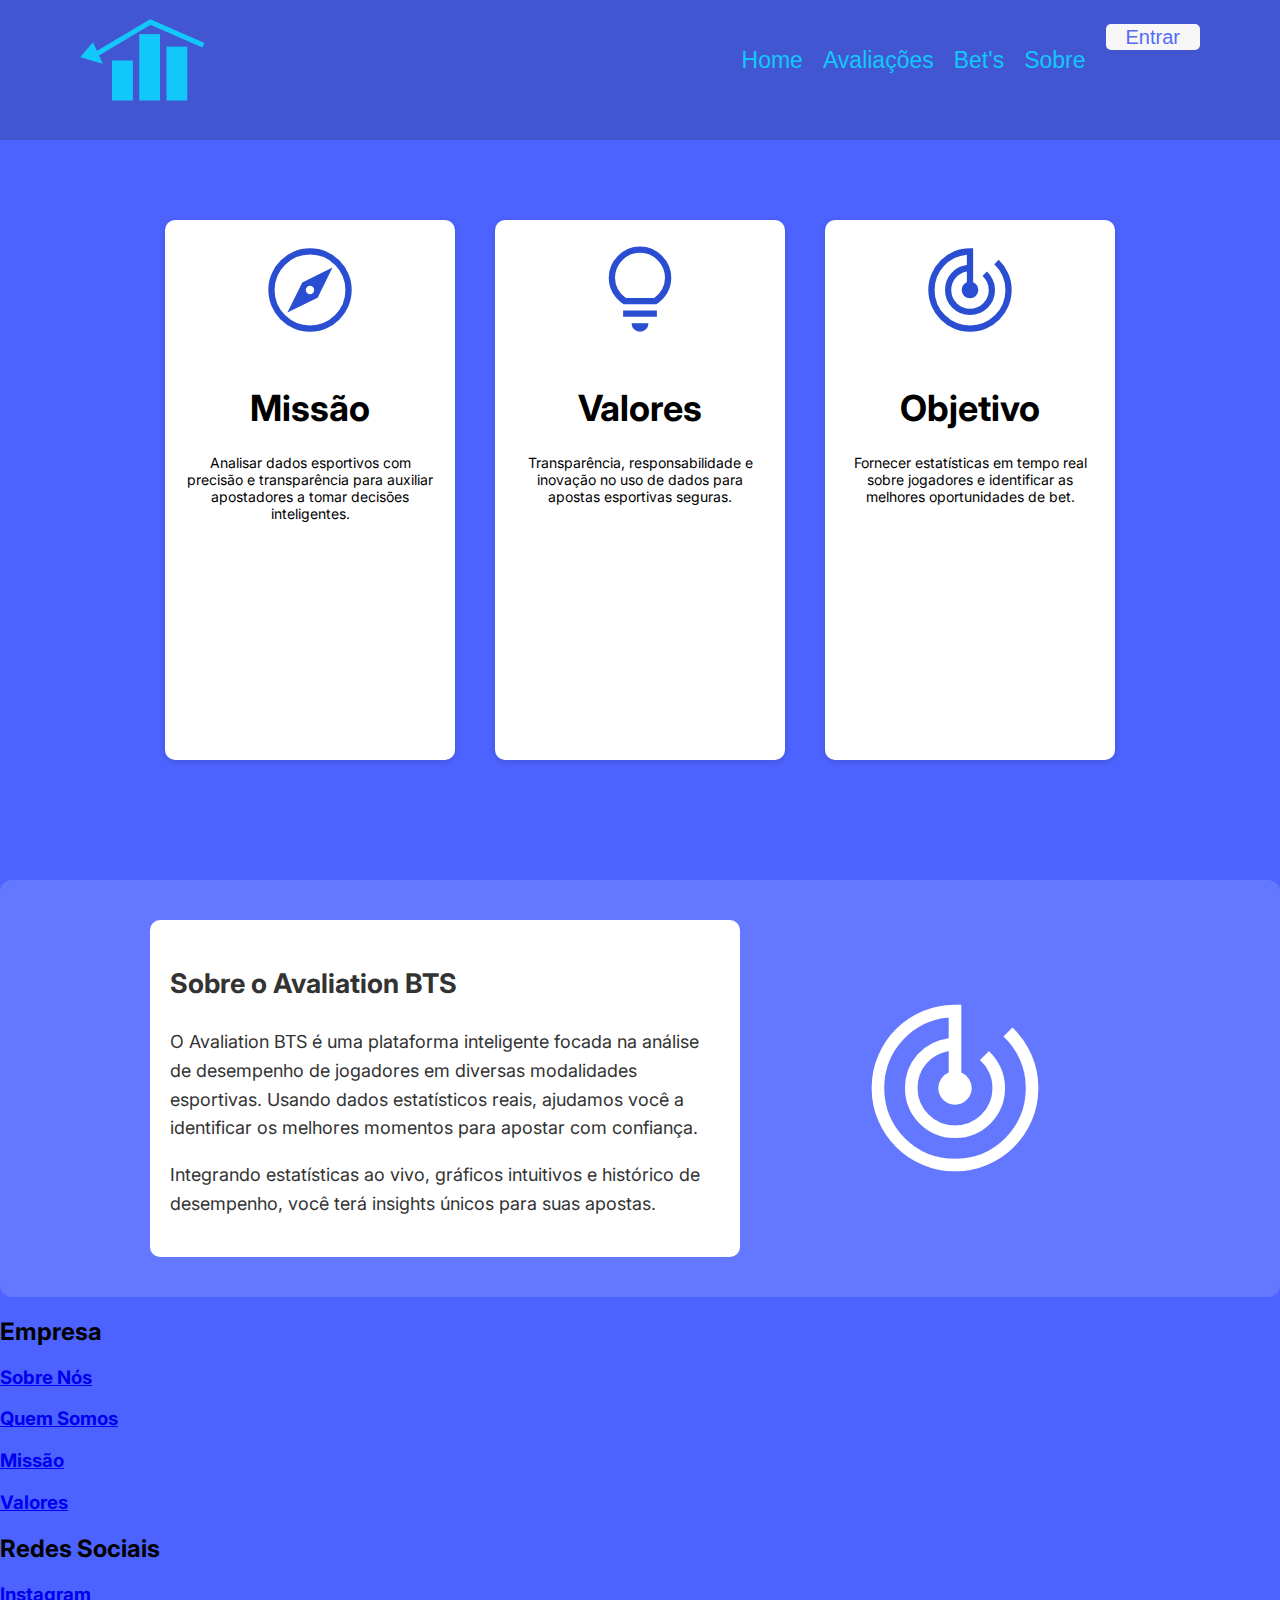
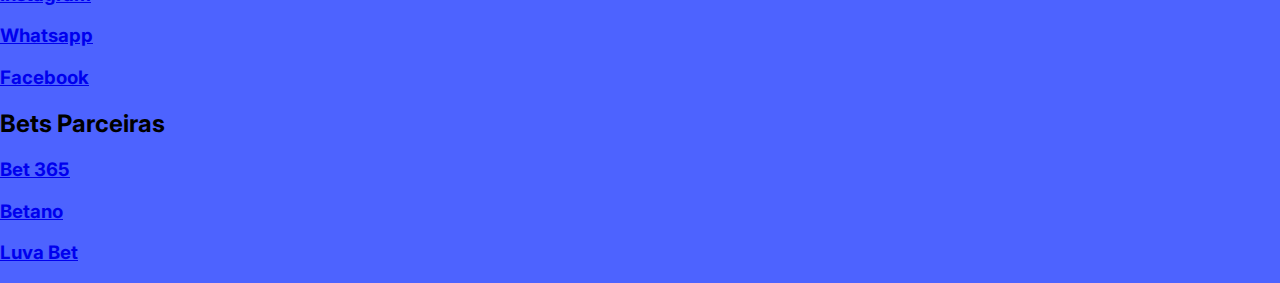
<file: projeto/html/sobre.html>
<!DOCTYPE html>
<html lang="en">
<head>
    <meta charset="UTF-8">
    <meta name="viewport" content="width=device-width, initial-scale=1.0">
    <link rel="stylesheet" href="/projeto/css/index.css">
    <link rel="stylesheet" href="/projeto/css/sobre.css">
    <link rel="preconnect" href="https://fonts.googleapis.com">
<link rel="preconnect" href="https://fonts.gstatic.com" crossorigin>
<link href="https://fonts.googleapis.com/css2?family=Inter:ital,opsz,wght@0,14..32,100..900;1,14..32,100..900&display=swap" rel="stylesheet">
<link href="https://fonts.googleapis.com/css2?family=Material+Symbols+Outlined" rel="stylesheet" />

    <title>Home</title>
</head>
<body>
    <header>
                
        <img class="img1" src="/projeto/imagens/logo.png">
            
        <div class="nav">
            
            <a class="nave" href="index.html"><p>Home</p></a>
            <a class="nave" href="entrar_cliente.html"><p>Avaliações</p></a>
            <a class="nave" href="entrar_cliente.html"><p>Bet's</p></a>
            <a class="nave" href="#"><p>Sobre</p></a>
    
            <a href="entrar_cliente.html"><button class="entrar">Entrar</button></a>

        </div>       
    </header>

    <main>
<section class="cards">
      <div class="card">
        <span class="material-symbols-outlined icone">explore</span>
        <p class="titulo">Missão</p>
        <p class="descricao">Analisar dados esportivos com precisão e transparência para auxiliar apostadores a tomar decisões inteligentes.</p>
      </div>
      <div class="card">
        <span class="material-symbols-outlined icone">lightbulb</span>
        <p class="titulo">Valores</p>
        <p class="descricao">Transparência, responsabilidade e inovação no uso de dados para apostas esportivas seguras.</p>
      </div>
      <div class="card">
        <span class="material-symbols-outlined icone">track_changes</span>
        <p class="titulo">Objetivo</p>
        <p class="descricao">Fornecer estatísticas em tempo real sobre jogadores e identificar as melhores oportunidades de bet.</p>
      </div>
    </section>

    <section class="info-final">
      <div class="texto">
        <h2>Sobre o Avaliation BTS</h2>
        <p>
          O Avaliation BTS é uma plataforma inteligente focada na análise de desempenho de jogadores
          em diversas modalidades esportivas. Usando dados estatísticos reais, ajudamos você a identificar
          os melhores momentos para apostar com confiança.
        </p>
        <p>
          Integrando estatísticas ao vivo, gráficos intuitivos e histórico de desempenho, você terá insights
          únicos para suas apostas.
        </p>
      </div>
      <div class="imagem">
        <span class="material-symbols-outlined icone_arco">track_changes</span>
      </div>
    </section>
    </main>

    <footer>
        <div>
            <h2>Empresa</h2>
            <a href="sobre.html"><h3>Sobre Nós</h3></a>
            <a href="sobre.html"><h3>Quem Somos</h3></a>
            <a href="sobre.html"><h3>Missão</h3></a>
            <a href="sobre.html"><h3>Valores</h3></a>
        </div>

        <div>
            <h2>Redes Sociais</h2>
            <a href="https://www.instagram.com/"><h3>Instagram</h3></a>
            <a href="https://wa.me/message/X3QPJIJ27OZQD1"><h3>Whatsapp</h3></a>
            <a href="https://www.facebook.com/"><h3>Facebook</h3></a>
        </div>

        <div>
            <h2>Bets Parceiras</h2>
            <a href="https://www.bet365.bet.br/hub/pt-br/sports-betting-br?affiliate=365_03585091&gad_source=1&gad_campaignid=22048942074&gbraid=0AAAAADOVbuPjTcf7CgPid0mFKEh-XFCvi&gclid=CjwKCAjw-svEBhB6EiwAEzSdrsqZhKpqdKRxpiVcvPP_V6zPjY3iQZHQC3sGN4Holy5dGTVc-ZOgABoC8pcQAvD_BwE"><h3>Bet 365</h3></a>
            <a href="https://superbet.bet.br/lp/pt-br/seja-super?utm_source=google&utm_medium=ppc&utm_campaign=ppc-bet-acq-ext-comp_betano_gratis_newaccount-comp-all-sup&gad_source=1&gad_campaignid=21976229883&gbraid=0AAAAA-bk3h7MsmEoFAha8VlgELtZchwMo&gclid=CjwKCAjw-svEBhB6EiwAEzSdrkU6TBf5D0eyFOVuP8CG3lmZvMr10d8G-us3kkpkOV78YmbaOPT_9RoCu_gQAvD_BwE"><h3>Betano</h3></a>
            <a href="https://www.betano.bet.br/?gad_source=1&gad_campaignid=22577573917&gbraid=0AAAAA-b5N3osy5eBwW6QvjhvbiFlxnESG&gclid=CjwKCAjw-svEBhB6EiwAEzSdrgXBoiq78fG-j5ieIiA1Szah60IPhcv6_WMTmEQUo-p3NDNaKeWm7BoC34QQAvD_BwE"><h3></h3></a>
            <a href="https://luva.bet.br/casino?btag=CX-45271_515532&gad_source=1&gad_campaignid=22084261434&gbraid=0AAAAAq8tVS9NOSfo7eIXycENGNUh8GXGr&gclid=Cj0KCQjwndHEBhDVARIsAGh0g3C-q_CMbti8Tr1qwUlMxpoNEiMkUNFOAKqv1kHlkpi0AFAmmbgEL2kaApvKEALw_wcB"><h3>Luva Bet</h3></a>
        </div>

    </footer>
    
</body>
</html>
</file>
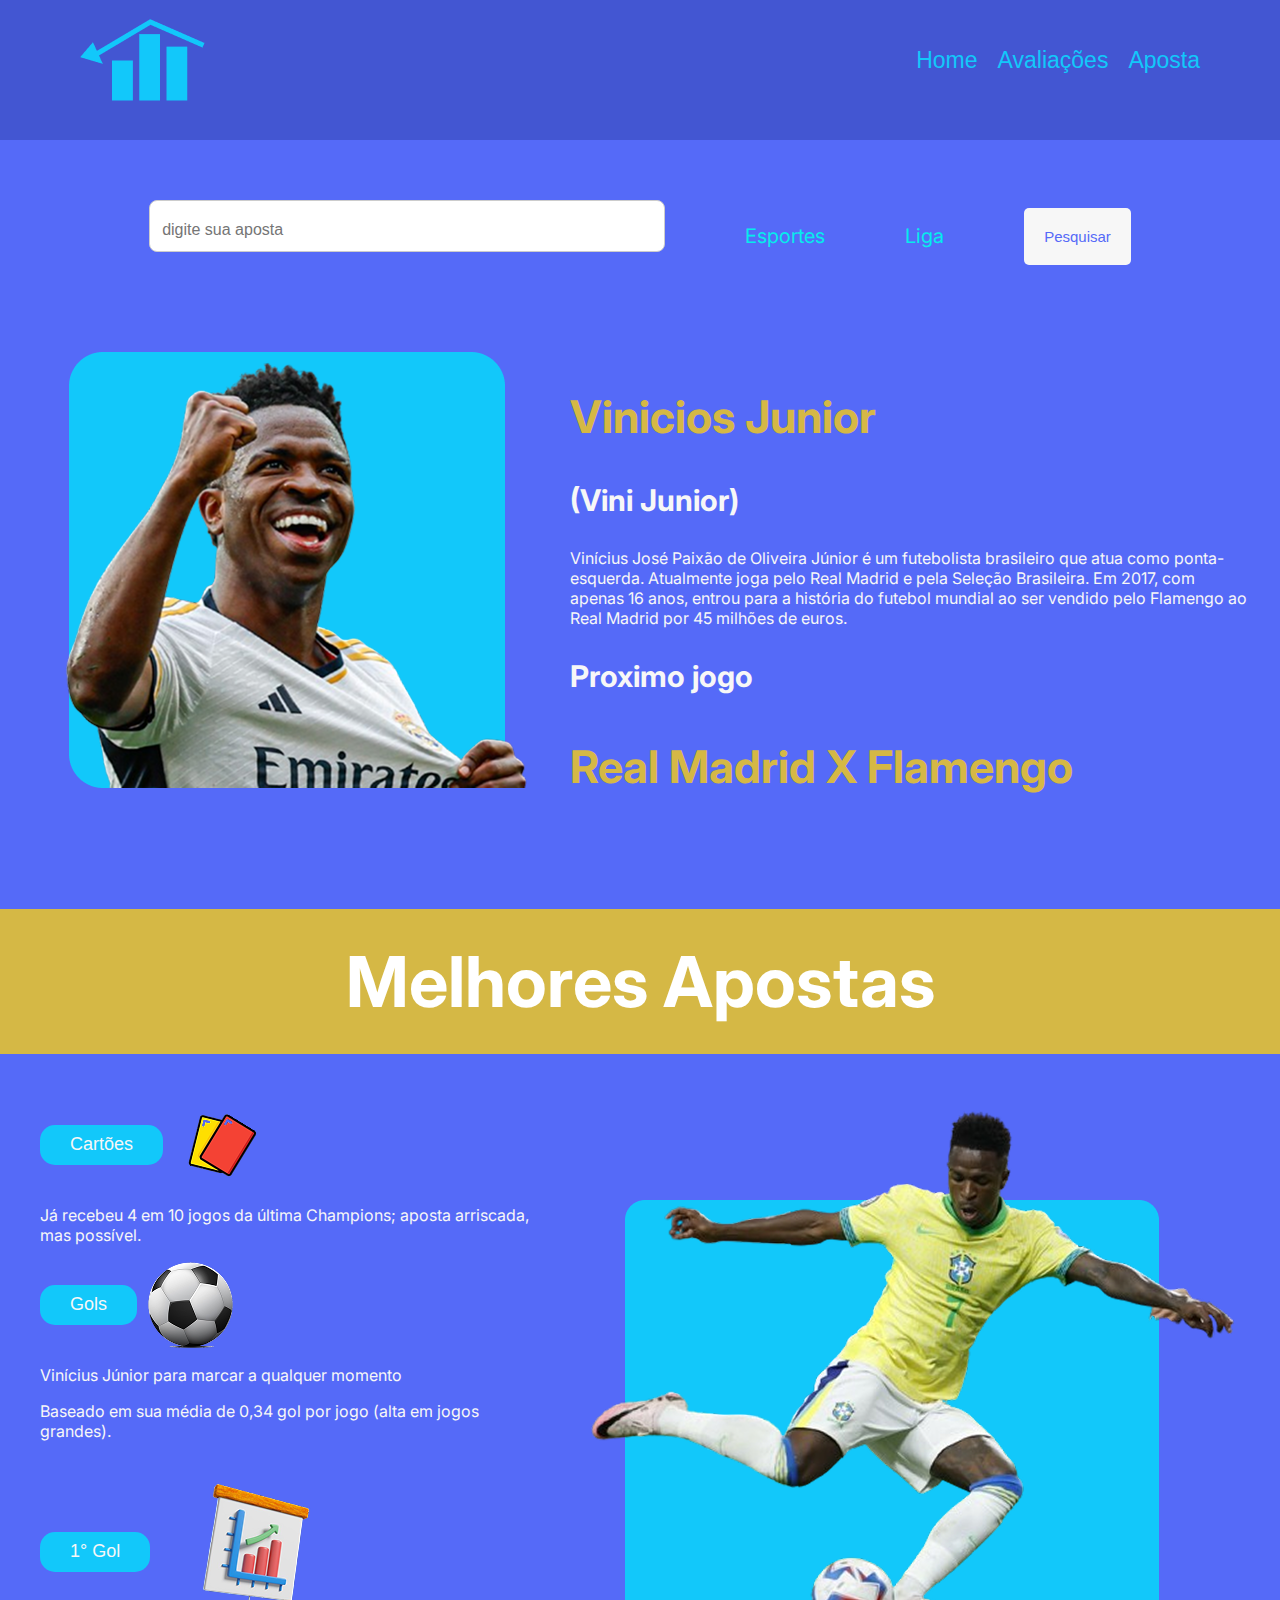
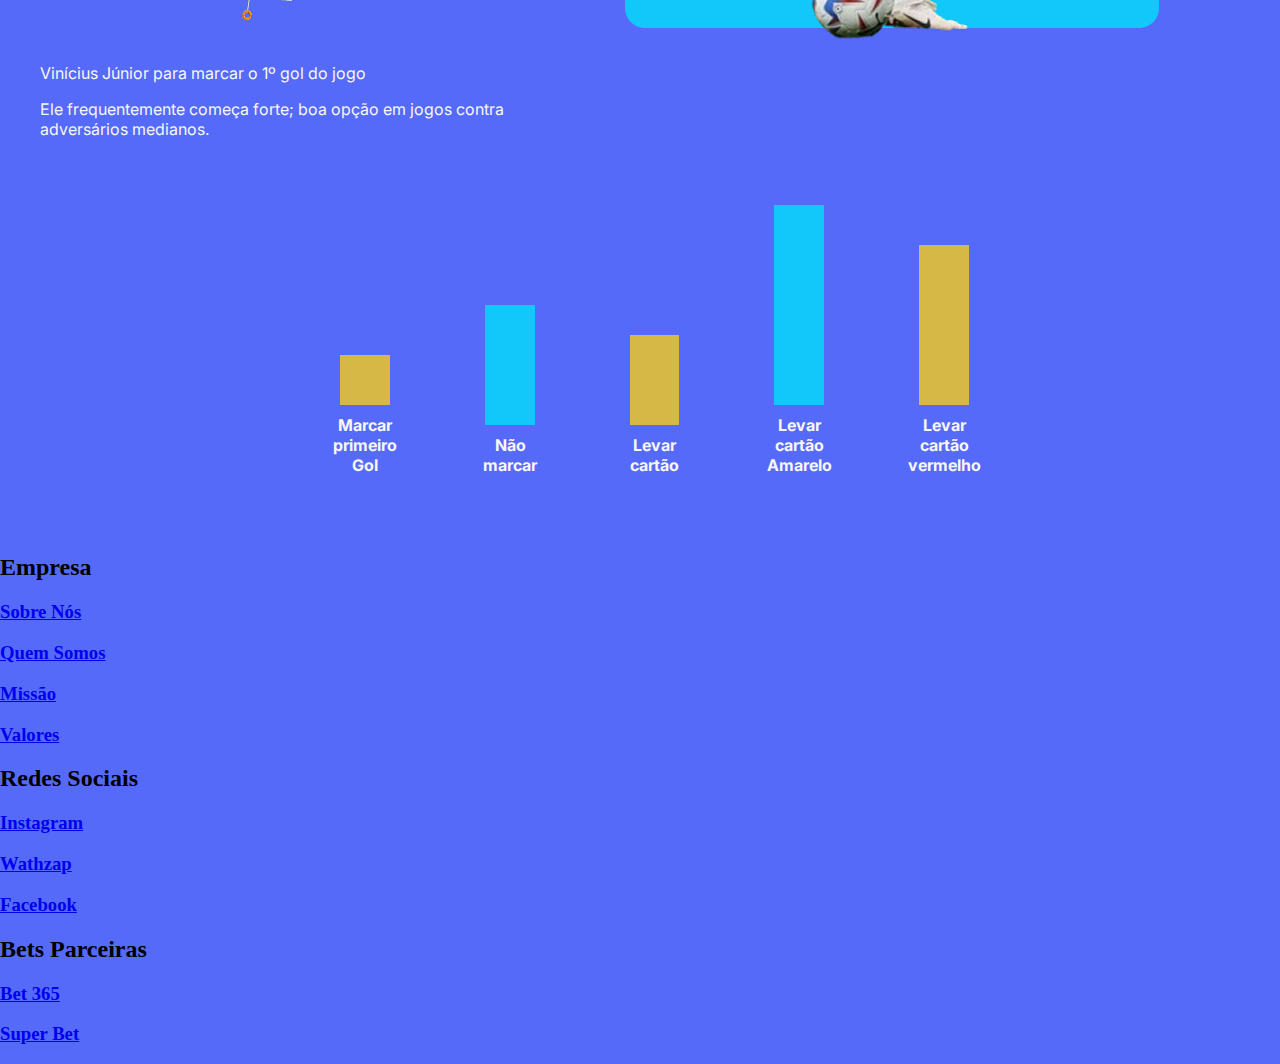
<file: projeto/html/vini.html>
<!DOCTYPE html>
<html lang="pt-BR">
<head>
    <meta charset="UTF-8">
    <meta name="viewport" content="width=device-width, initial-scale=1.0">
    <link rel="stylesheet" href="/projeto/css/index.css">
    <link rel="stylesheet" href="/projeto/css/vini.css">
    <link rel="preconnect" href="https://fonts.googleapis.com">
<link rel="preconnect" href="https://fonts.gstatic.com" crossorigin>
<link href="https://fonts.googleapis.com/css2?family=Inter:ital,opsz,wght@0,14..32,100..900;1,14..32,100..900&display=swap" rel="stylesheet">
<link href="https://fonts.googleapis.com/css2?family=Material+Symbols+Outlined" rel="stylesheet" />

    <title>Home</title>
</head>
<body>
     <header>
                
        <img class="img1" src="/projeto/imagens/logo.png">
            
        <div class="nav">
            
            <a class="nave" href="index.html"><p>Home</p></a>
            <a class="nave" href="Pagina_principal.html"><p>Avaliações</p></a>
            <a class="nave" href="Apostas.html"><p>Aposta</p></a>
    
        </div>       
    </header> 
    <main>
        <section >
            <div class="pesquisa">
            <div><input type="text" placeholder="digite sua aposta"></div>
            <div><p>Esportes</p></div>
            <div><p>Liga</p></div>
            <div><button class="entrar">Pesquisar</button></div>
            </div>
        </section>
        <section class="vini">
            <div>
                <img class="img_vini_2" src="/projeto/imagens/vini.png">
            </div>
            <div>
                <h2 class="nome">
                    Vinicios Junior
                </h2>
                <h3 class="apelido">(Vini Junior)</h3>
                <p class="espaçamento">Vinícius José Paixão de Oliveira Júnior é um futebolista brasileiro 
                    que atua como ponta-esquerda. Atualmente joga pelo Real Madrid e pela 
                    Seleção Brasileira. Em 2017, com apenas 16 anos, entrou para a história 
                    do futebol mundial ao ser vendido pelo Flamengo ao Real Madrid por 45 
                    milhões de euros.</p>
                    <h3 class="apelido">Proximo jogo</h3>
                    <h3 class="nome">Real Madrid X Flamengo</h3>
            </div>

        </section>
        <h1 class="apostas">Melhores Apostas</h1>

        <section class="probabilidades">
            <div>
                <div class="imagem_do_lado">
                    <button class="fundo_azul">Cartões</button>
                    <img src="/projeto/imagens/cartao.png">
                </div>
                <p>Já recebeu 4 em 10 jogos da última Champions; aposta arriscada, 
                    mas possível.</p>
                    <div class="imagem_do_lado">
                    <button class="fundo_azul">Gols</button>
                    <img src="/projeto/imagens/bola.png">
                </div>
                <p>
                    Vinícius Júnior para marcar a qualquer momento
                </p>
                <p>
                    Baseado em sua média de 0,34 gol por jogo (alta em jogos grandes).
                </p>
                <div class="imagem_do_lado">
                    <button class="fundo_azul">1° Gol</button>
                    <img src="/projeto/imagens/grafico.png">
                </div>
                <p>Vinícius Júnior para marcar o 1º gol do jogo</p>
                <p>Ele frequentemente começa forte; boa opção em jogos contra adversários medianos.</p>
            </div>
            <div>
                <img class="img_vini_2" src="/projeto/imagens/vini2.png">

            </div>

        </section>

        <section class="section_grafico">
            <div class="grafico">
    <div class="barra b1">
      <div class="valor"></div>
      <div class="rotulo">Marcar primeiro Gol</div>
    </div>
    <div class="barra b2">
      <div class="valor"></div>
      <div class="rotulo">Não marcar</div>
    </div>
    <div class="barra b3">
      <div class="valor"></div>
      <div class="rotulo">Levar cartão</div>
    </div>
    <div class="barra b4">
      <div class="valor"></div>
      <div class="rotulo">Levar cartão Amarelo</div>
    </div>
    <div class="barra b5">
      <div class="valor"></div>
      <div class="rotulo">Levar cartão vermelho</div>
    </div>
  </div>

        </section>

    </main>

    <footer>
        <div>
            <h2>Empresa</h2>
            <a href="#"><h3>Sobre Nós</h3></a>
            <a href="#"><h3>Quem Somos</h3></a>
            <a href="#"><h3>Missão</h3></a>
            <a href="#"><h3>Valores</h3></a>
        </div>

        <div>
            <h2>Redes Sociais</h2>
            <a href="#"><h3>Instagram</h3></a>
            <a href="#"><h3>Wathzap</h3></a>
            <a href="#"><h3>Facebook</h3></a>
        </div>

        <div>
            <h2>Bets Parceiras</h2>
            <a href="https://www.bet365.bet.br/hub/pt-br/sports-betting-br?affiliate=365_03585091&gad_source=1&gad_campaignid=22048942074&gbraid=0AAAAADOVbuPjTcf7CgPid0mFKEh-XFCvi&gclid=CjwKCAjw-svEBhB6EiwAEzSdrsqZhKpqdKRxpiVcvPP_V6zPjY3iQZHQC3sGN4Holy5dGTVc-ZOgABoC8pcQAvD_BwE"><h3>Bet 365</h3></a>
            <a href="https://superbet.bet.br/lp/pt-br/seja-super?utm_source=google&utm_medium=ppc&utm_campaign=ppc-bet-acq-ext-comp_betano_gratis_newaccount-comp-all-sup&gad_source=1&gad_campaignid=21976229883&gbraid=0AAAAA-bk3h7MsmEoFAha8VlgELtZchwMo&gclid=CjwKCAjw-svEBhB6EiwAEzSdrkU6TBf5D0eyFOVuP8CG3lmZvMr10d8G-us3kkpkOV78YmbaOPT_9RoCu_gQAvD_BwE"><h3>Super Bet</h3></a>
            <a href="#"><h3></h3></a>
            <a href="#"><h3></h3></a>
        </div>

    </footer>

    
</body>
</html>
</file>
<file: projeto/css/index.css>
body{
    background-color: #556AF8;
    margin: 0;
    
}
.section1{
    padding-top: 20px;
}
header{
    display: flex;
    gap: 20;
    align-items:center;
    justify-content: space-between;
    height: 120px;
    width: auto;
    background-color: #4356D2;
    margin: 0;
    padding: 20px;
    padding-top: 0;
}
.nav{
    display: flex;
    gap: 20px;
    color:#12C8FA;  
    font-family:Arial, Helvetica, sans-serif ;
    margin-right: 60px;
    margin-left: 60px;
    text-decoration: none;

}
.nave{
    text-decoration: none;
    color: #12C8FA;
    font-size: 23px;
}

.img1{
    margin-left: 60px;
    
}
.entrar{
    background-color: #F7F7F7;
    border-radius: 5px;
    color: #556AF8;
    outline: none;
    box-shadow: none; 
    border: none;
    padding-left: 20px;
    padding-right: 20px;
    padding-top: 2px;
   font-size: 20px;

}
.entrar:hover{
    background-color: rgb(227, 230, 230);
}

.section1{
    display: flex;
    margin-left: 60px;

}
.aposta{
    color: #F7F7F7;
    font-family: "Inter", sans-serif;
  font-optical-sizing: auto;
  font-weight: weight;
  font-style: bold;

  margin-left: 40px;
}

h1{
    font-size: 70px;
    margin-top: 70px;
}
.p1{
    font-size: 32px;
    line-height: 1.5;
}

.grafico{
    width: 700px;
    height: 700px;
}

.chance {
  outline: none;
  box-shadow: none;
  border: #d4af37;
  background-color: #d4af37; 
  color: white;
  border-radius: 10px;
  padding: 10px 20px;
  font-weight:bolder ;
  font-size: 25px;
}



button {
  outline: none;
  box-shadow: none;
}
button:hover {
  outline: none;
  box-shadow: none;
}



.baner{
  
  background-image: url('/projeto/imagens/imagem2.png');
  background-size: cover;
  background-position: center;
  background-repeat: no-repeat;
  height: 800px;
  display: flex;
  align-items: center;
  justify-content: flex-end;
  padding-right: 0px;
  padding-left: 30px;
  margin-top: 80px;
}

.frase_imagem{
    color: #F7F7F7;
    font-family: "Inter";
    
}

.frase_da_imagem{
    padding-top: 250px;
    padding-right: 65px;
    align-items: center;
    justify-items: center;
}

.linha{
    padding-top: 300px;
    padding-right: 10px;
}

.section_card{
    padding-top: 80px;
    display: flex;
    align-items: center;
    justify-content:space-between;
    gap: 20px;
    padding-left: 80px;
    padding-right: 80px;
}

.card{
    height: 500px;
    width: 300px;
    background-color: #F7F7F7;
    padding-left: 30px;
    margin-bottom: 60px;
    border-radius: 15px ;
}
</file>
<file: projeto/css/Apostas.css>
.grid_para_cards{
    display: grid;
    grid-template-columns: 1fr 1fr 1fr;
    justify-items: center;
    gap: 60px;
    padding-top: 40px;
    font-family: "Inter";
    justify-items: center;
    padding-bottom: 40px;
}

.card2{

    height: 300px;
    width: 300px ;
    gap: 30px;
    align-items: center;
    justify-items: center;
    background-color: aliceblue;
    border-radius: 15px;
    justify-content:center ;
    text-align: center;
}

.divisao{
    display: flex;
    align-items: center;
    gap: 20px;
}
.material-symbols-outlined.verde{
    color: green;
    font-size: 40px;
}
.verde{
    color: green;
}
.material-symbols-outlined.vermelho{
    color: red;
    font-size: 40px;
}
.vermelho{
    color: red;
}

button{
    border: none;
    background-color: #12C8FA;
    font-size: 18px;
    color: aliceblue;
    border-radius: 15px;
    padding-left: 15px;
    padding-right: 15px;
    padding-top: 10px;
    padding-bottom: 10px;

}

button:hover{
    background-color: #1ca8cf;
    cursor: pointer;
}
@media (max-width: 768px) {
 .grid_para_cards{
    grid-template-columns: 1fr;
 }
}
</file>
<file: projeto/css/entrar_cliente.css>
body {
  margin: 0;
  font-family: Arial, sans-serif;
  background: #f0f0f0;
}

.container {
  max-width: 500px;
  margin: 80px auto;
  padding: 30px;
  background-color: #fff;
  border-radius: 12px;
  box-shadow: 0 0 20px rgba(0, 0, 0, 0.1);
}

.h2 {
  text-align: center;
  color: #4356D2;
  margin-bottom: 30px;
}

label {
  display: block;
  margin-bottom: 5px;
  font-weight: bold;
  color: #333;
}

input {
  width: 100%;
  padding: 12px;
  padding-right: 2px;
  margin-bottom: 20px;
  border: 1px solid #ccc;
  border-radius: 8px;
  font-size: 16px;
}

.button {
  width: 100%;
  padding: 14px;
  background-color: #4356D2;
  border: none;
  border-radius: 8px;
  color: white;
  font-size: 16px;
  cursor: pointer;
}

button:hover {
  background-color: #3546a8;
}

@media (max-width: 600px) {
  .container {
    margin: 30px 20px;
    padding: 20px;
  }
}
</file>
<file: projeto/css/Pagina_principal.css>
.pesquisa{
    display: flex;
    flex-direction: column;
    text-align: center;
    align-items: center;
    justify-items: center;
}
.material-symbols-outlined.lupa{
    font-size: 350px;
    color: #3444ad;

}
input {
  width: 50%;
  padding: 12px;
  padding-right: 2px;
  margin-bottom: 20px;
  padding-top: 20px;
  border: 1px solid #ccc;
  border-radius: 8px;
  font-size: 16px;
}

.button {
  width: 30%;
  padding: 14px;
  background-color: #43aad2;
  border: none;
  border-radius: 8px;
  color: white;
  font-size: 16px;
  cursor: pointer;
  font-family: "inter";
  font-size: 20px;
  margin-bottom: 40px;
}

.button:hover{
  background-color: #2481a7;
}

footer{
  margin-bottom: 0;
  margin-top: 110px;
}
</file>
<file: projeto/css/sobre.css>
body {
  font-family: "Inter";
  background-color: #4d63ff;
  color: #000;
}




.cards {
  display: flex;
  justify-content: center;
  gap: 40px;
  margin-bottom: 60px;
  flex-wrap: wrap;
  font-size: 20px;
  padding-top: 80px;
}

.card {
  background: #fff;
  width: 250px;
  min-height: 250px;
  padding: 20px;
  border-radius: 10px;
  box-shadow: 0 2px 6px rgba(0, 0, 0, 0.15);
  text-align: center;
  display: flex;
  flex-direction: column;
  align-items: center;
  font-size: 90px;
}

.material-symbols-outlined.icone {
  font-size: 100px;
  color: #2a4ed2;
  margin-bottom: 10px;
}

.titulo {
  font-size: 36px;
  font-weight: bold;
  margin-bottom: 10px;
}

.descricao {
  font-size: 14px;
}

.info-final {
  display: flex;
  justify-content: center;
  gap: 40px;
  flex-wrap: wrap;
  background-color: #ffffff22;
  padding: 40px;
  border-radius: 12px;
}

.texto {
  background: #fff;
  width: 550px;
  padding: 20px;
  border-radius: 10px;
  font-size: 18px;
  line-height: 1.6;
  color: #333;
}

.imagem {
  width: 350px;
  display: flex;
  justify-content: center;
  align-items: center;
}

.imagem img {
  width: 100%;
  max-width: 280px;
  height: auto;
}

.material-symbols-outlined.icone_arco{
  color: #fff;
  font-size: 200px;

}
</file>
<file: projeto/css/vini.css>
.entrar{
    background-color: #F7F7F7;
    border-radius: 5px;
    color: #556AF8;
    outline: none;
    box-shadow: none; 
    border: none;
    padding-left: 20px;
    padding-right: 20px;
    padding-top: 20px;
    padding-bottom: 20px;
   font-size: 15px;
   align-items: center;
   text-align: center;
   justify-content: center;
}

.pesquisa{
    display: flex;
    gap: 80px;
    align-items: center;
    justify-content: center;
    text-align: center;
    padding-top: 60px;
    padding-bottom: 80px;

font-family: "Inter";
color:rgb(6, 236, 236);
font-size: 20px;
}
input{
     width: 500px;
  padding: 12px;
  padding-right: 2px;
  margin-bottom: 20px;
  padding-top: 20px;
  border: 1px solid #ccc;
  border-radius: 8px;
  font-size: 16px;
}
.vini{
    display: flex;
    font-family: "Inter";
    color: #F7F7F7;
   
}
#seletor{
  background-color:#12C8FA;
  color: #F7F7F7;
   border: none;
    border-radius: 30px;
    padding-top: 15px;
    padding-bottom: 15px;
    padding-left: 10px;
    padding-right: 10px;

}

.proximo{
  text-align: center;
  justify-items: center;
}
.nome{
    font-size: 45px;
    color: #D5B845;
}
.apelido{
    font-size: 30px;
}
.apelido:hover{
  color: #F7F7F7;

}
.jogo{
  display: flex;
  justify-items: center;
  gap: 25px;
  align-items: center;
  padding-top: 20px;
}
.img_logo{
  height: 60px;
}
.nome_time{
  background-color: #D5B845;
  color: #F7F7F7;
  border-radius: 15px;
  padding-top: 5px;
  padding-bottom: 5px;
  font-size: 25px;
  border: none;
  font-family: "Inter";
}

.time{
  display: flex;

}
.apostas{
    background-color: #D5B845;
    color: white;
    font-family: "Inter";
    text-align: center;
    padding-top: 30px;
    padding-bottom: 30px;
}
.probabilidades{
    display: flex;
    padding-left: 40px;
    font-family: "Inter";
    color: #F7F7F7;
    justify-content: space-between;
}
.imagem_do_lado{
    display: flex;
    align-items: center;

}
.fundo_azul{
    background-color: #12C8FA;
    box-shadow: none;
    border-color: #12C8FA;
    border: none;
    border-radius: 15px;
    padding-left: 30px;
    padding-right: 30px;
    color: #F7F7F7;
    font-size: 18px;
    height: 40px;
    margin-right: 10px;
}

.section_grafico{
    font-family: "Inter";
    color:#F7F7F7;
    justify-items: center;
}

.grafico {
  display: flex;
  align-items: flex-end;
  gap: 95px;
  height: 300px;
  width: 80%;
  max-width: 600px;
  padding-top: 20px;
  padding-bottom: 60px;
  
}

.barra {
  display: flex;
  flex-direction: column;
  align-items: center;
  justify-content: flex-end;
  width: 50px;
}

.valor {
  width: 100%;
  background-color:#12C8FA;
 
}

.espaçamento{
    padding-right: 30px;
}

.rotulo {
  margin-top: 10px;
  text-align: center;
  font-weight: bold;
}


.b1 .valor { height: 50px;background-color: #D5B845; }
.b2 .valor { height: 120px; }
.b3 .valor { height: 90px;background-color: #D5B845; }
.b4 .valor { height: 200px; }
.b5 .valor { height: 160px;background-color: #D5B845; }

@media (max-width: 1090px) {
  .pesquisa {
    flex-direction: column;
    gap: 40px;
    padding-top: 40px;
  }

  input {
    width: 80%;
  }

  .grafico {
    gap: 60px;
    max-width: 90%;
  }

  .barra {
    width: 40px;
  }
  .vini{
    flex-direction: column;
  }
  .probabilidades{
    flex-direction: column;
  }
  .img_vini_2{
    width: 350px;
  }
}

@media (max-width: 810px) {
  .pesquisa {
    gap: 30px;
    padding-top: 30px;
  }
  

  input {
    width: 90%;
    font-size: 14px;
  }

  .grafico {
    gap: 40px;
    max-width: 100%;
  }

  .barra {
    width: 30px;
  }

  .nome {
    font-size: 32px;
  }

  .apelido {
    font-size: 22px;
  }

  .fundo_azul {
    font-size: 16px;
    padding: 10px 20px;
    height: 36px;
  }
}

@media (max-width: 480px) {
  .pesquisa {
    flex-direction: column;
    gap: 20px;
    padding-top: 20px;
    padding-bottom: 20px;
    margin-bottom: 30px;
  }
  .jogo{
    flex-direction: column;
  }
  .img_vini_2{
    width: 200px;
  }

  .entrar {
    font-size: 14px;
    padding: 12px 16px;
  }

  input {
    width: 95%;
    font-size: 14px;
    padding: 10px;
  }

  .grafico {
    gap: 25px;
    padding: 10px;
  }

  .barra {
    width: 25px;
  }

  .rotulo {
    font-size: 12px;
  }

  .nome {
    font-size: 26px;
  }

  .apelido {
    font-size: 18px;
  }

  .probabilidades {
    flex-direction: column;
    padding-left: 20px;
  }

  .fundo_azul {
    font-size: 14px;
    padding: 8px 16px;
    height: 34px;
  }
}
</file>
